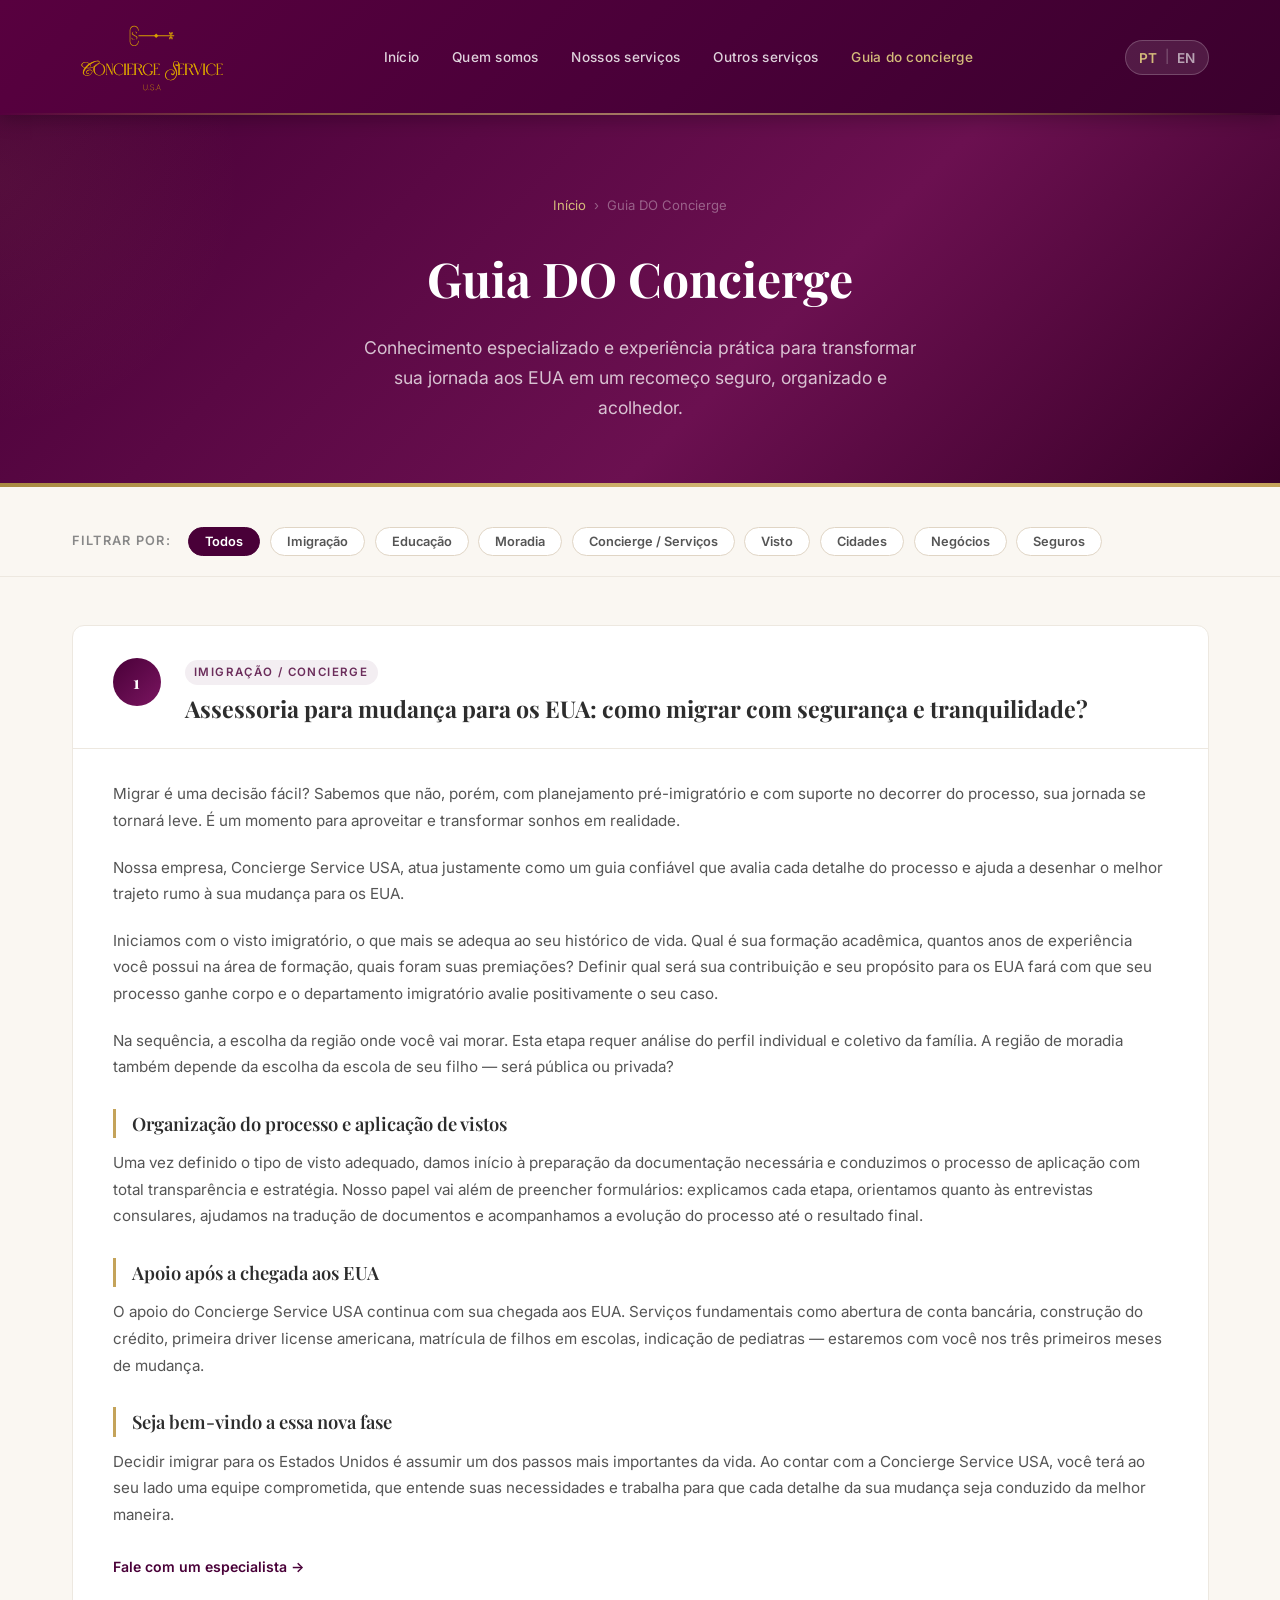
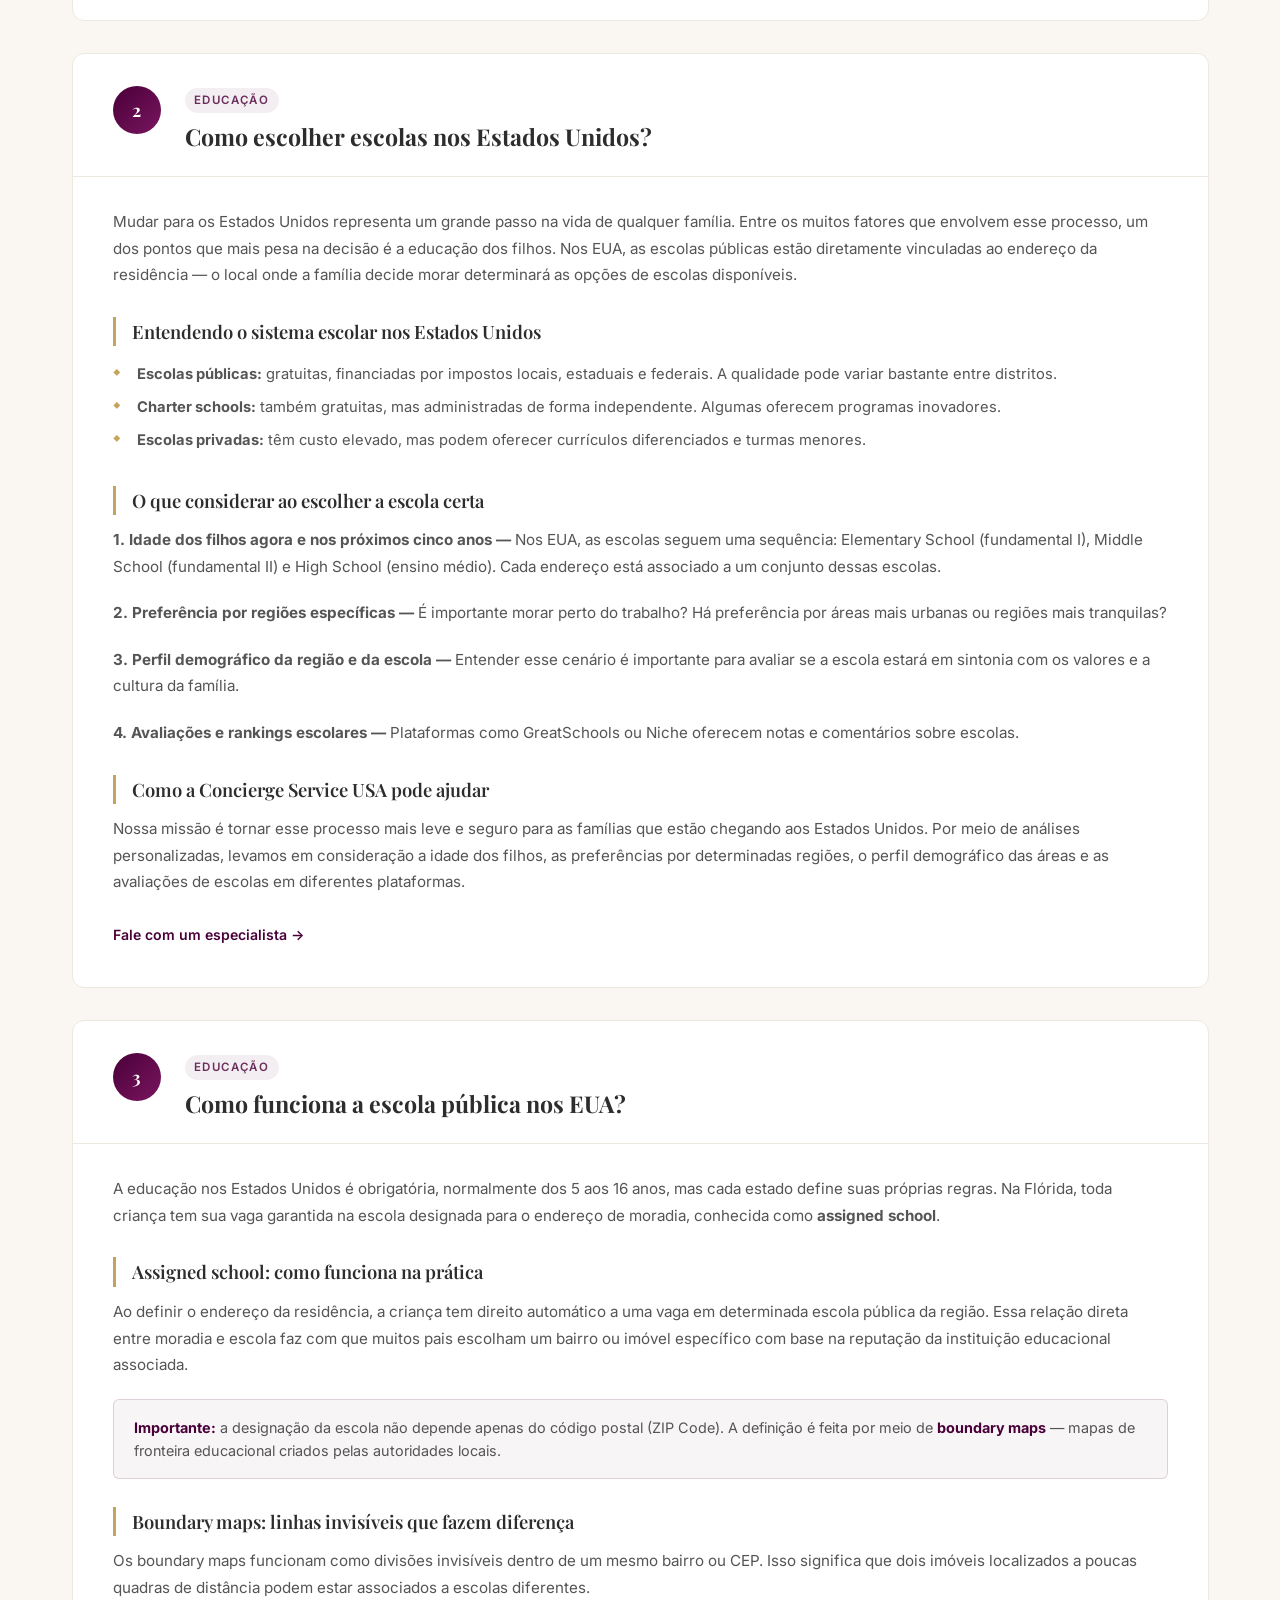
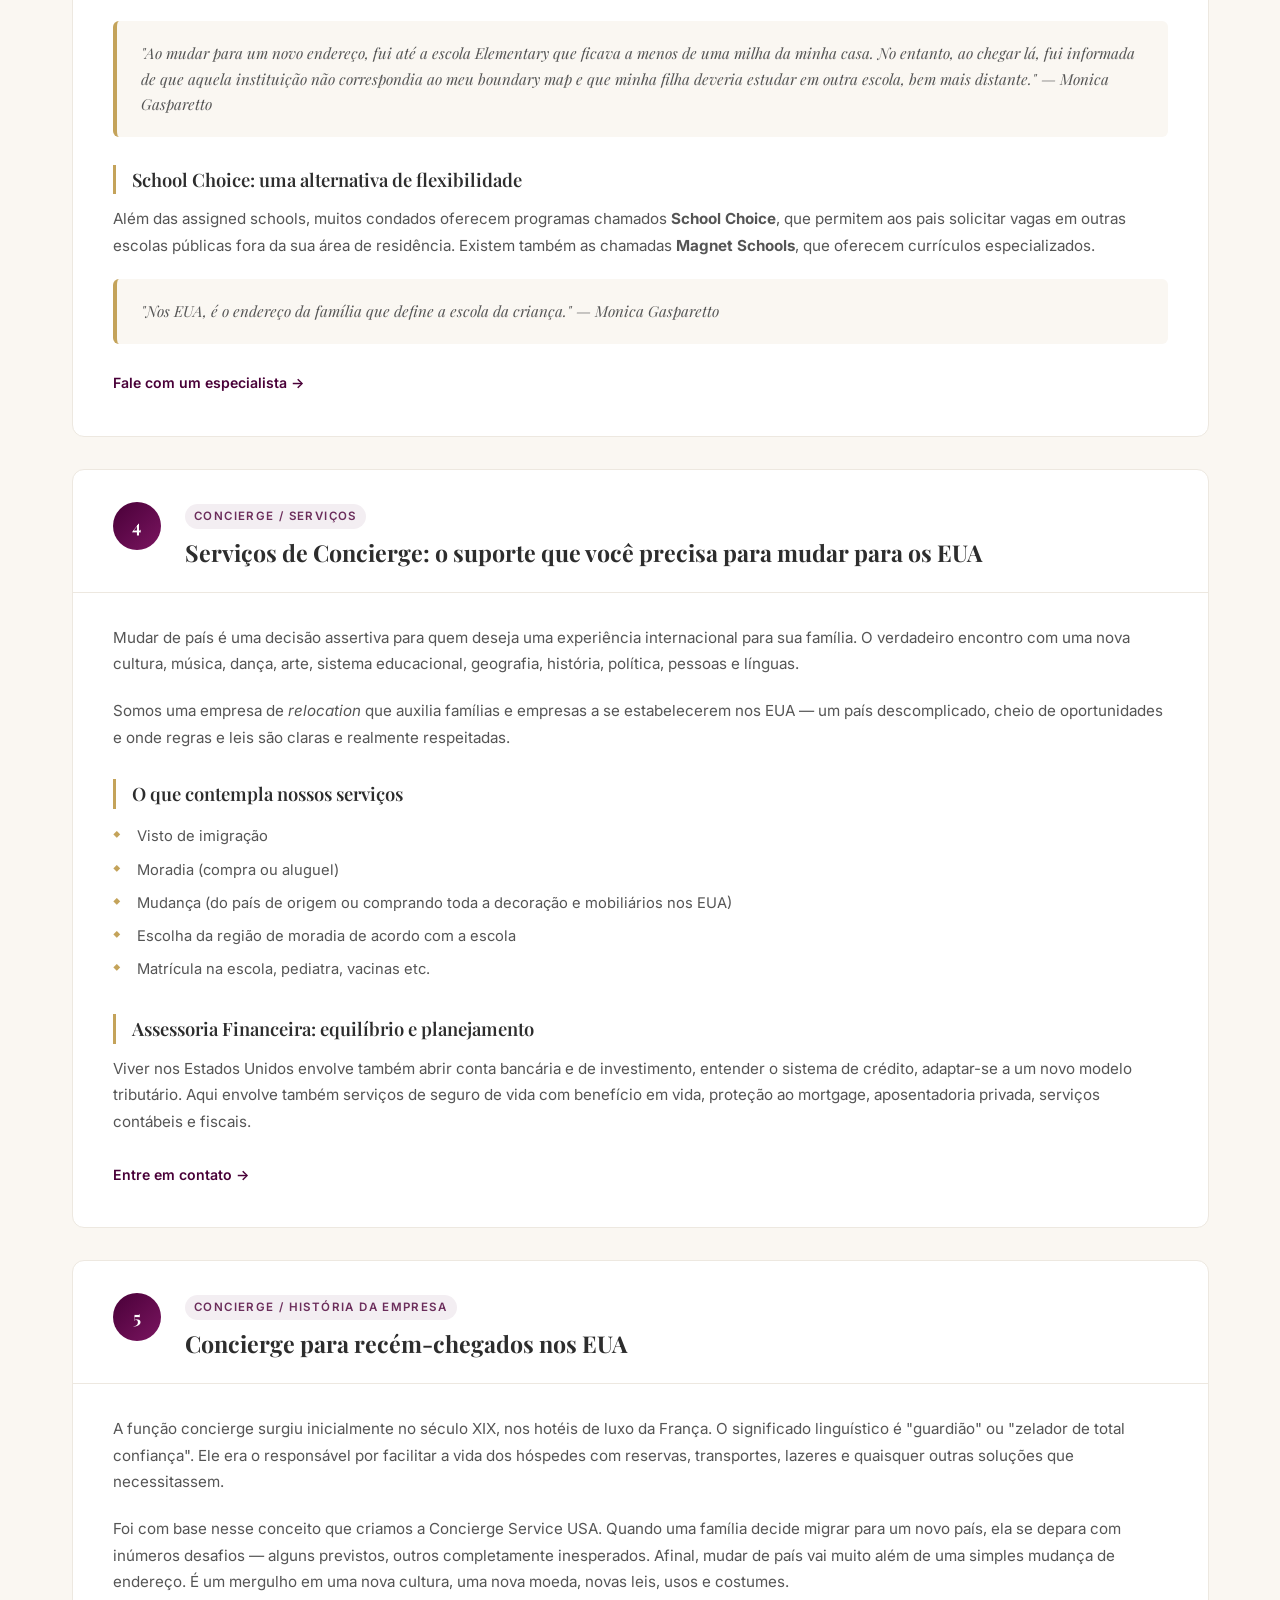
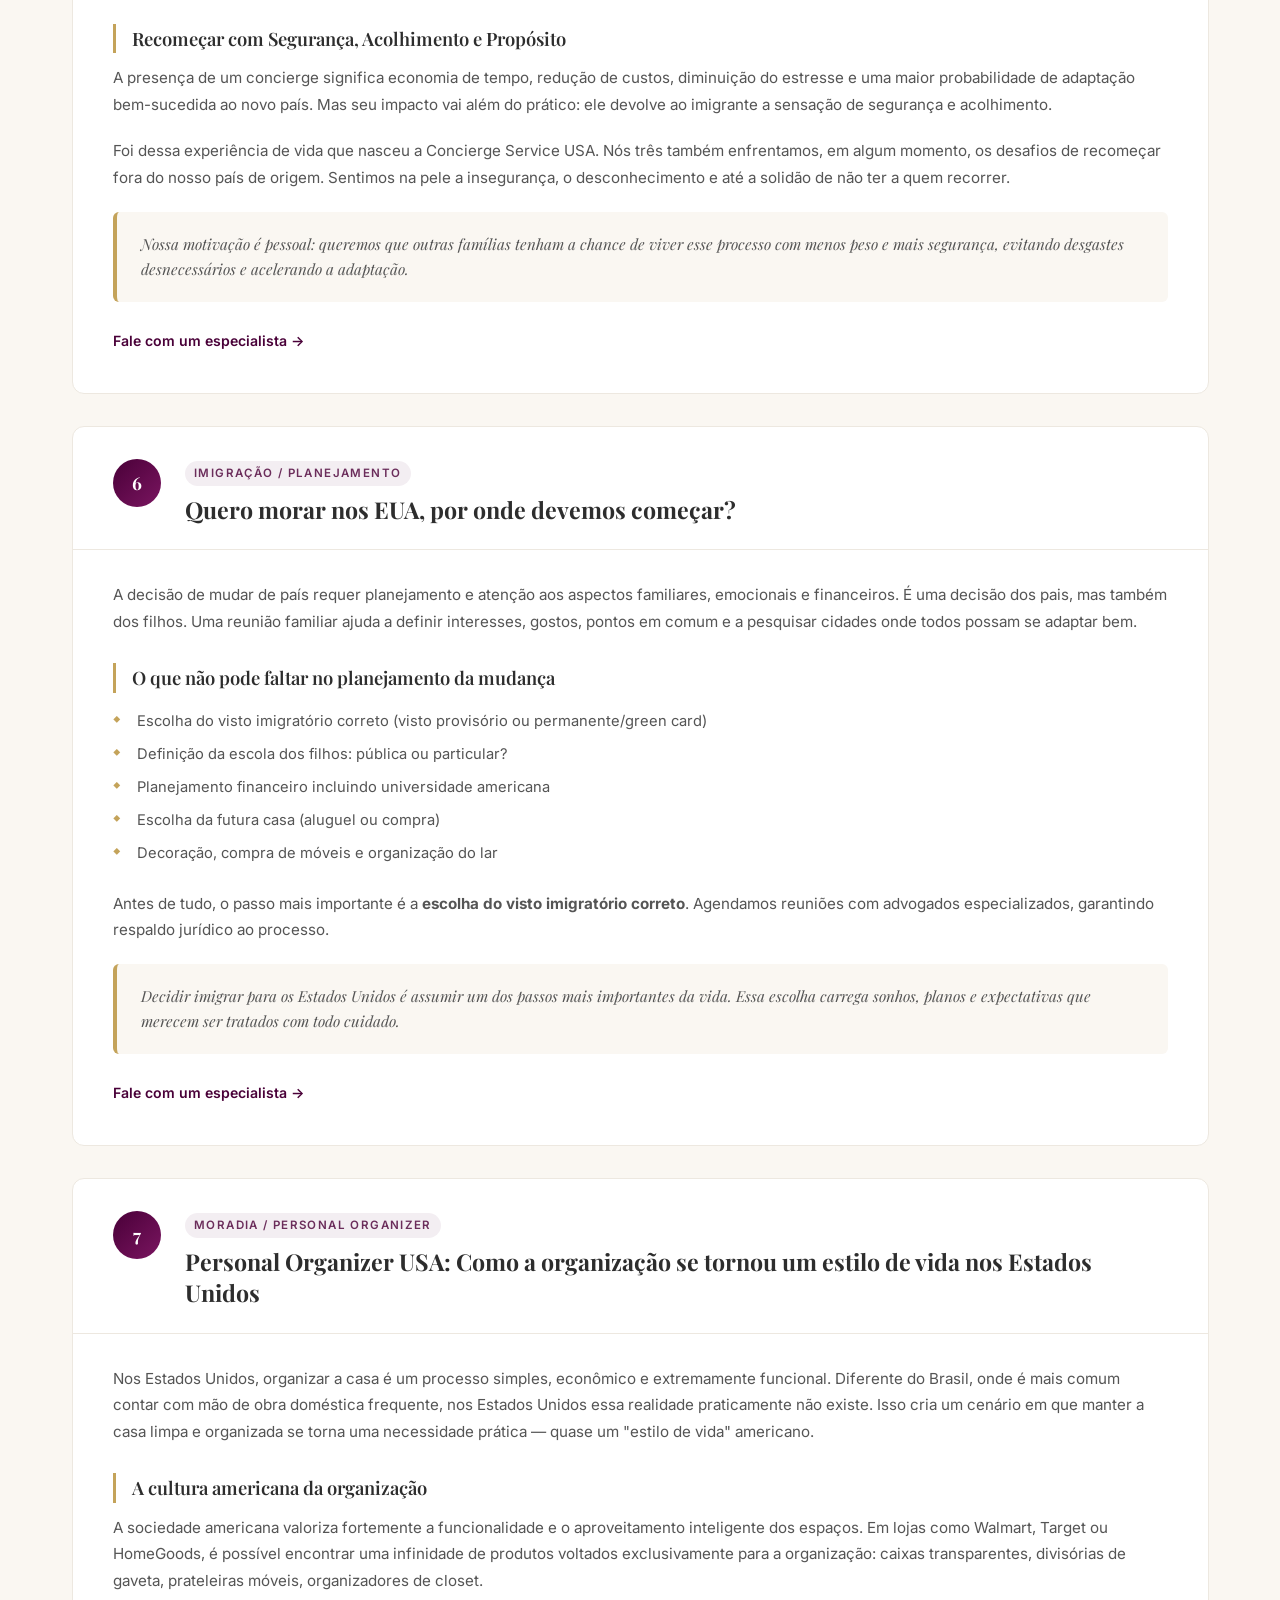
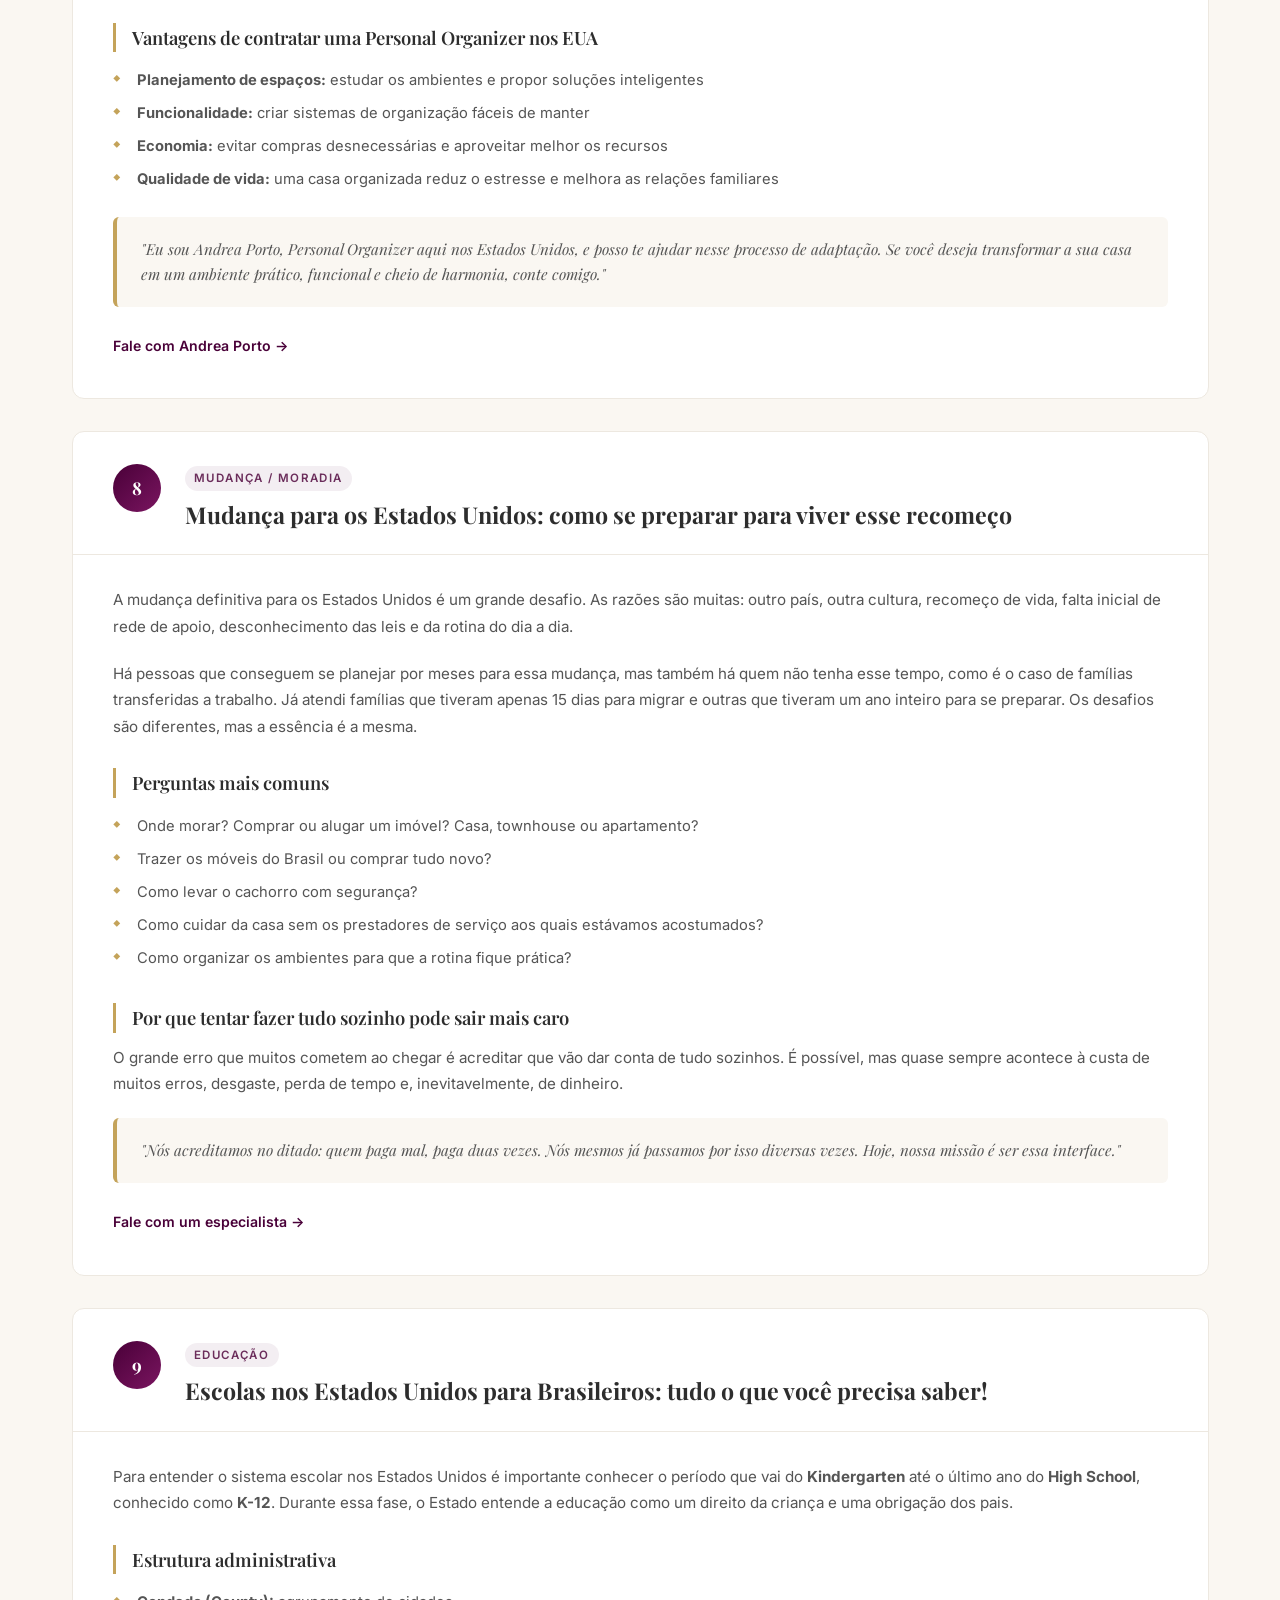
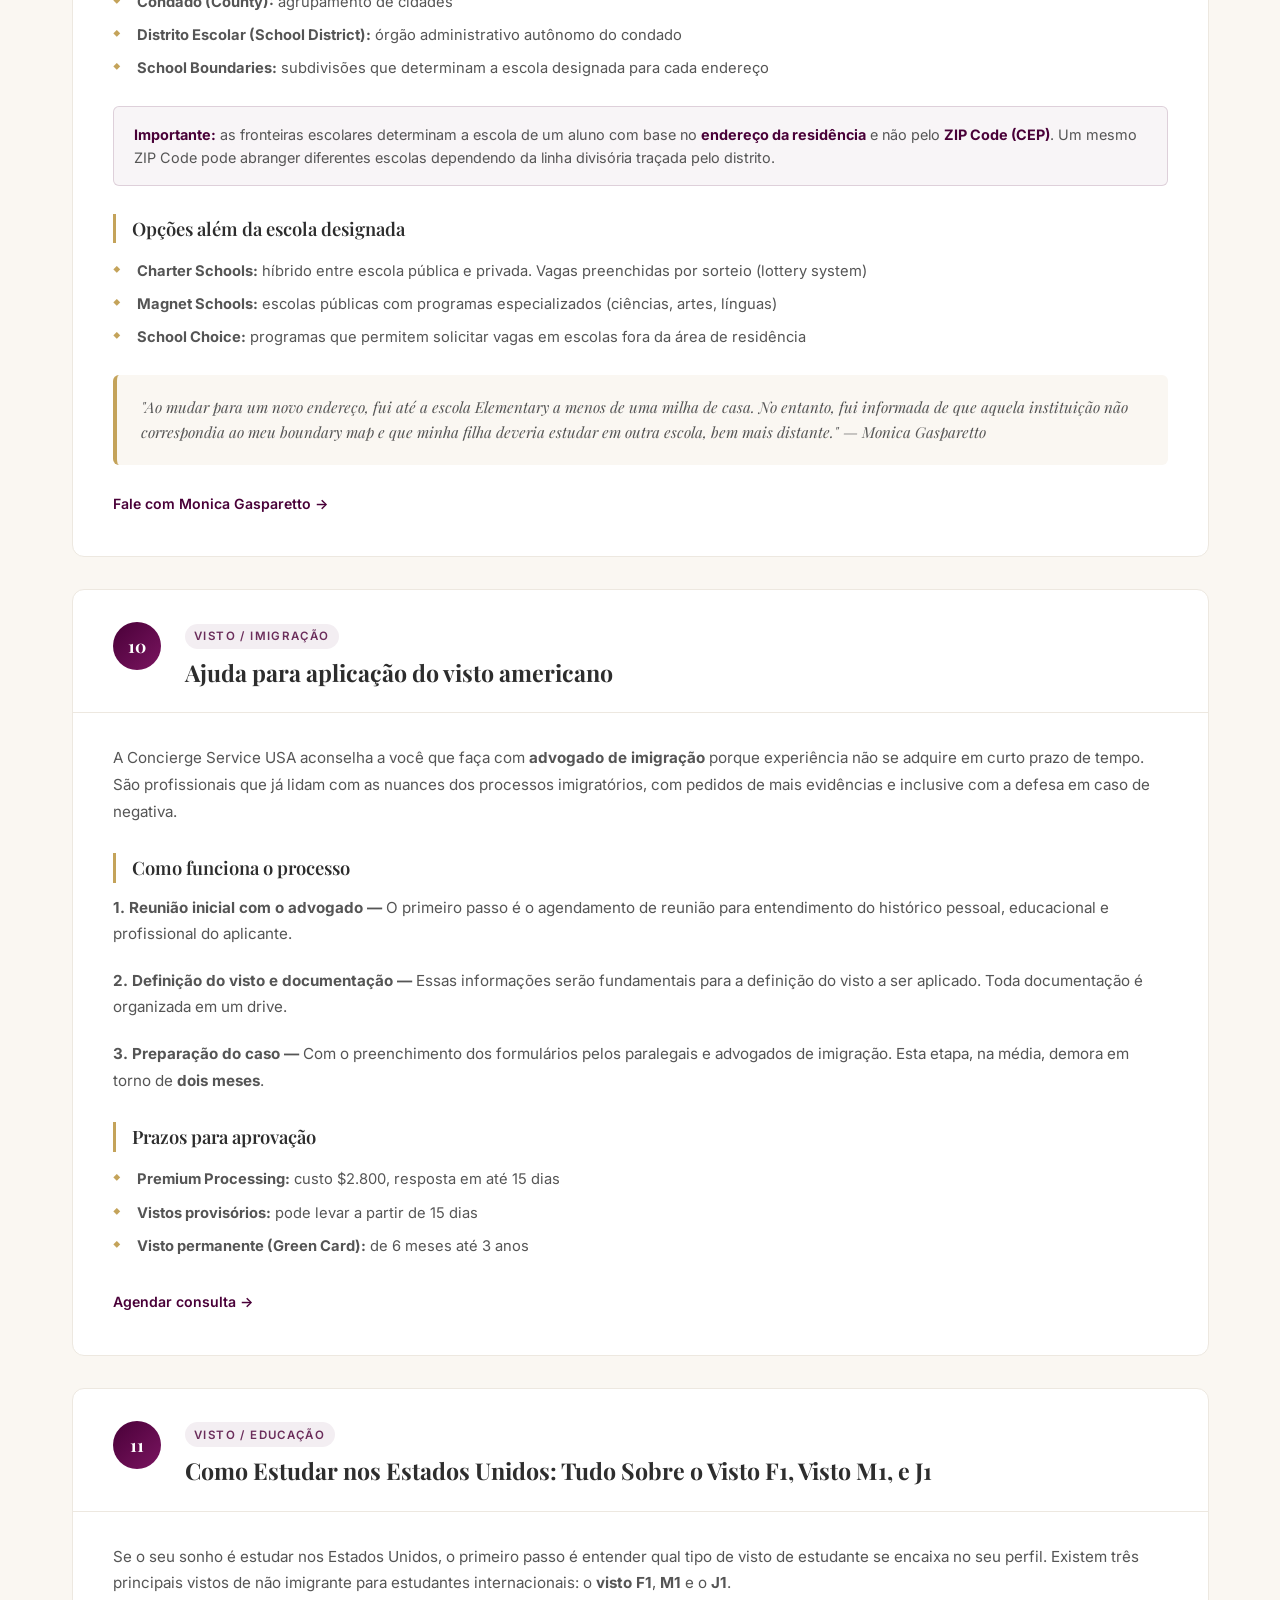
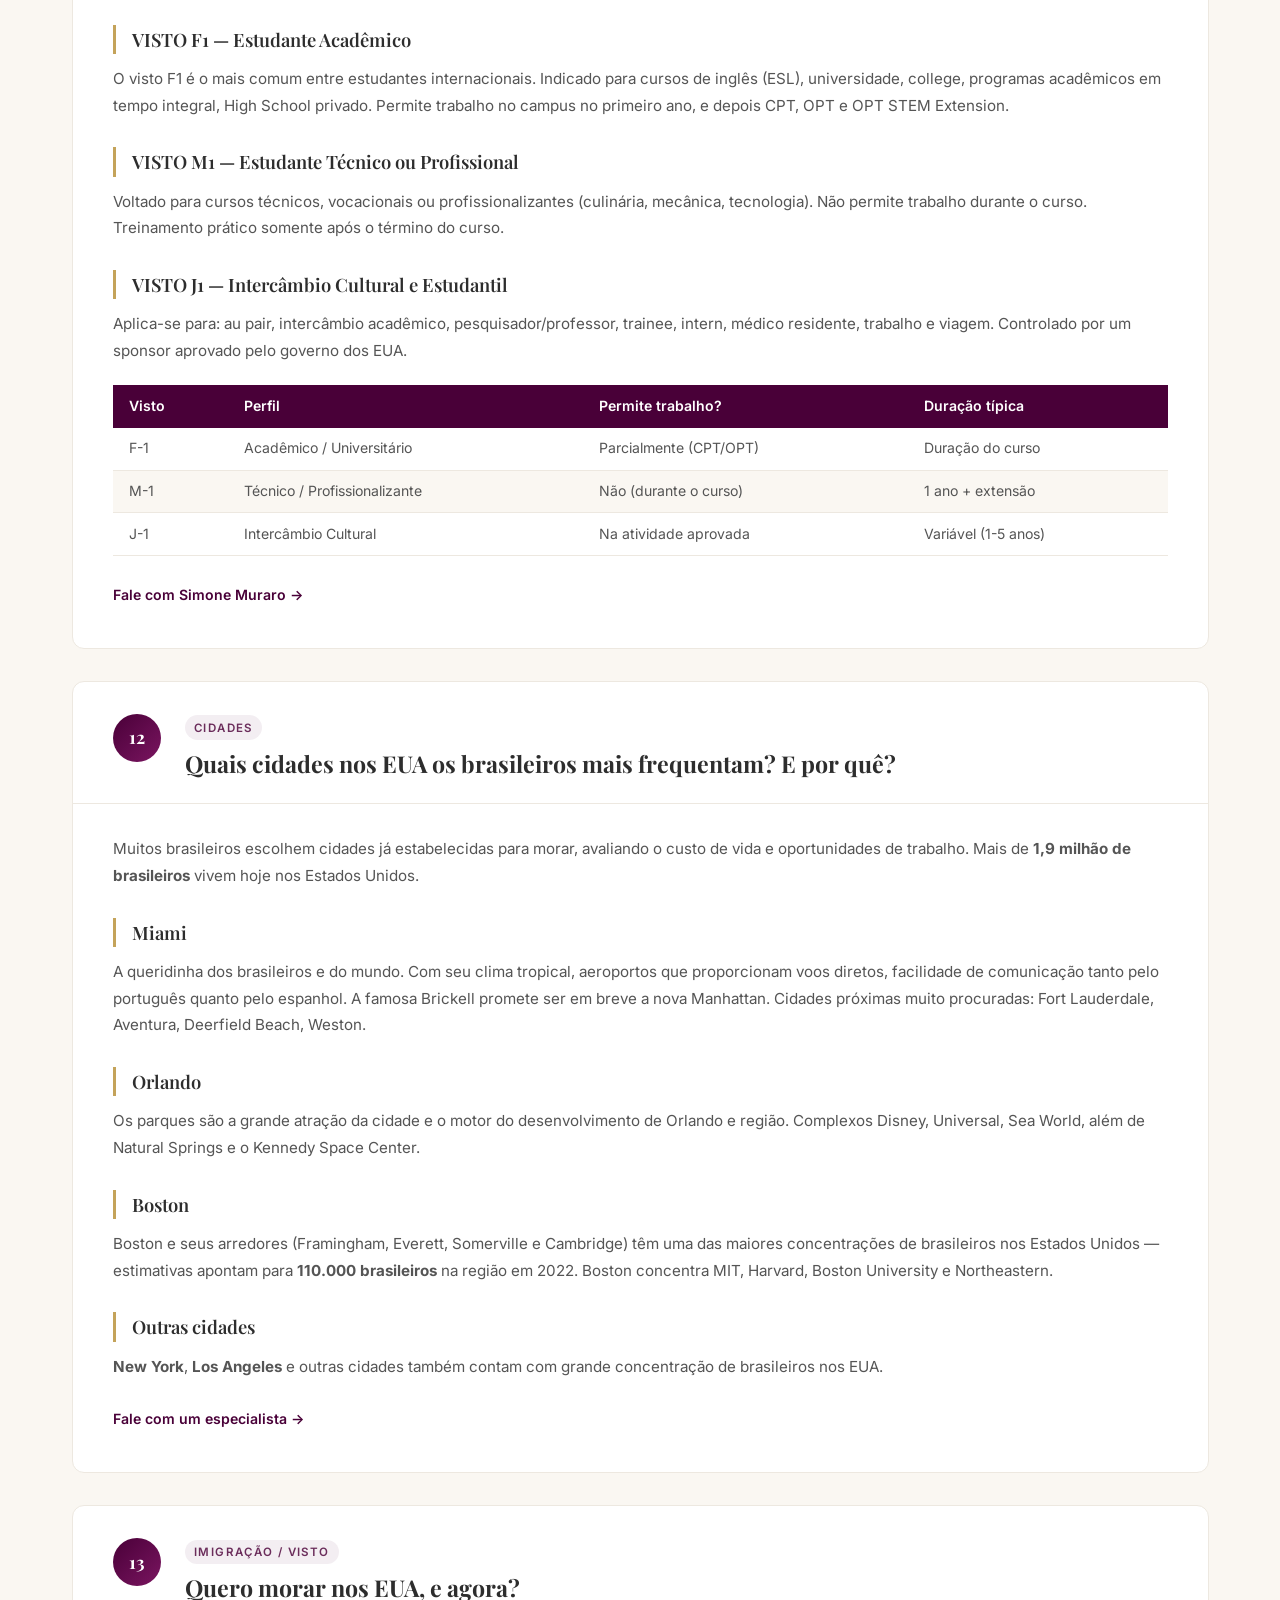
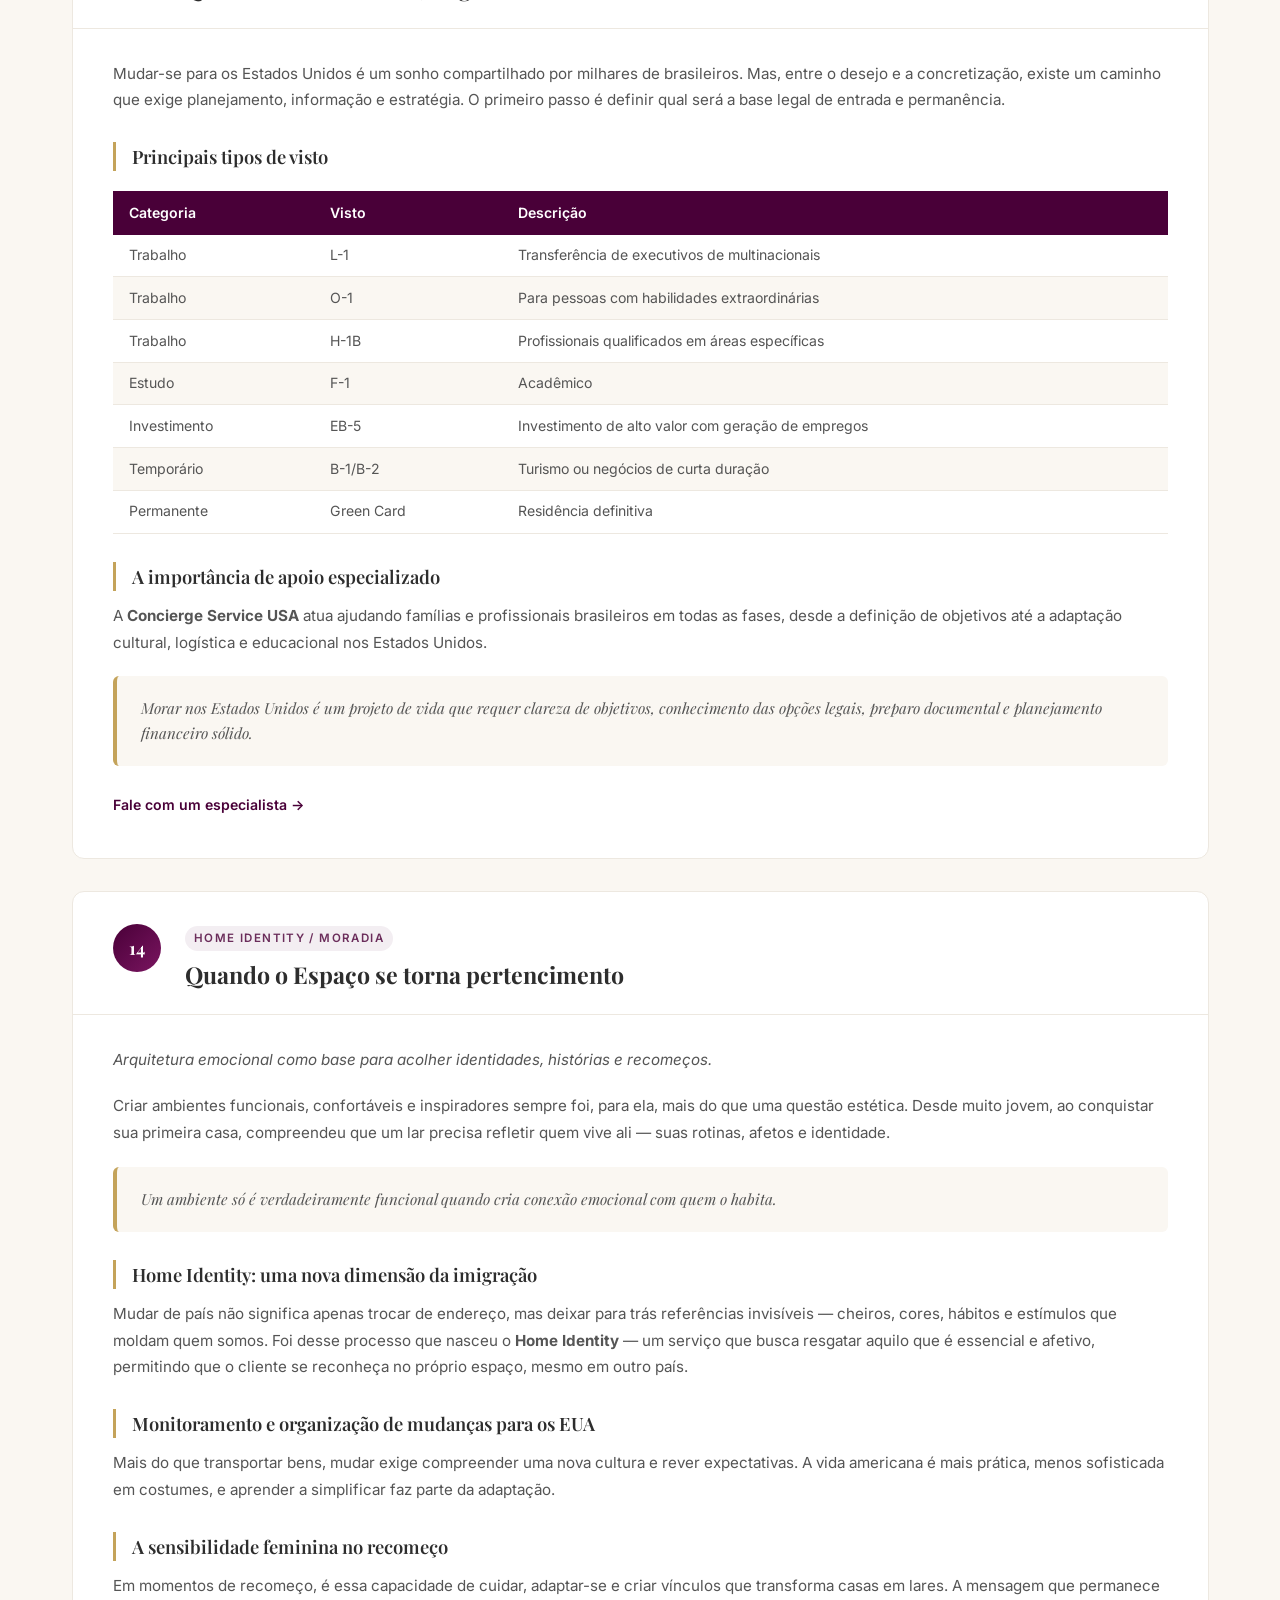
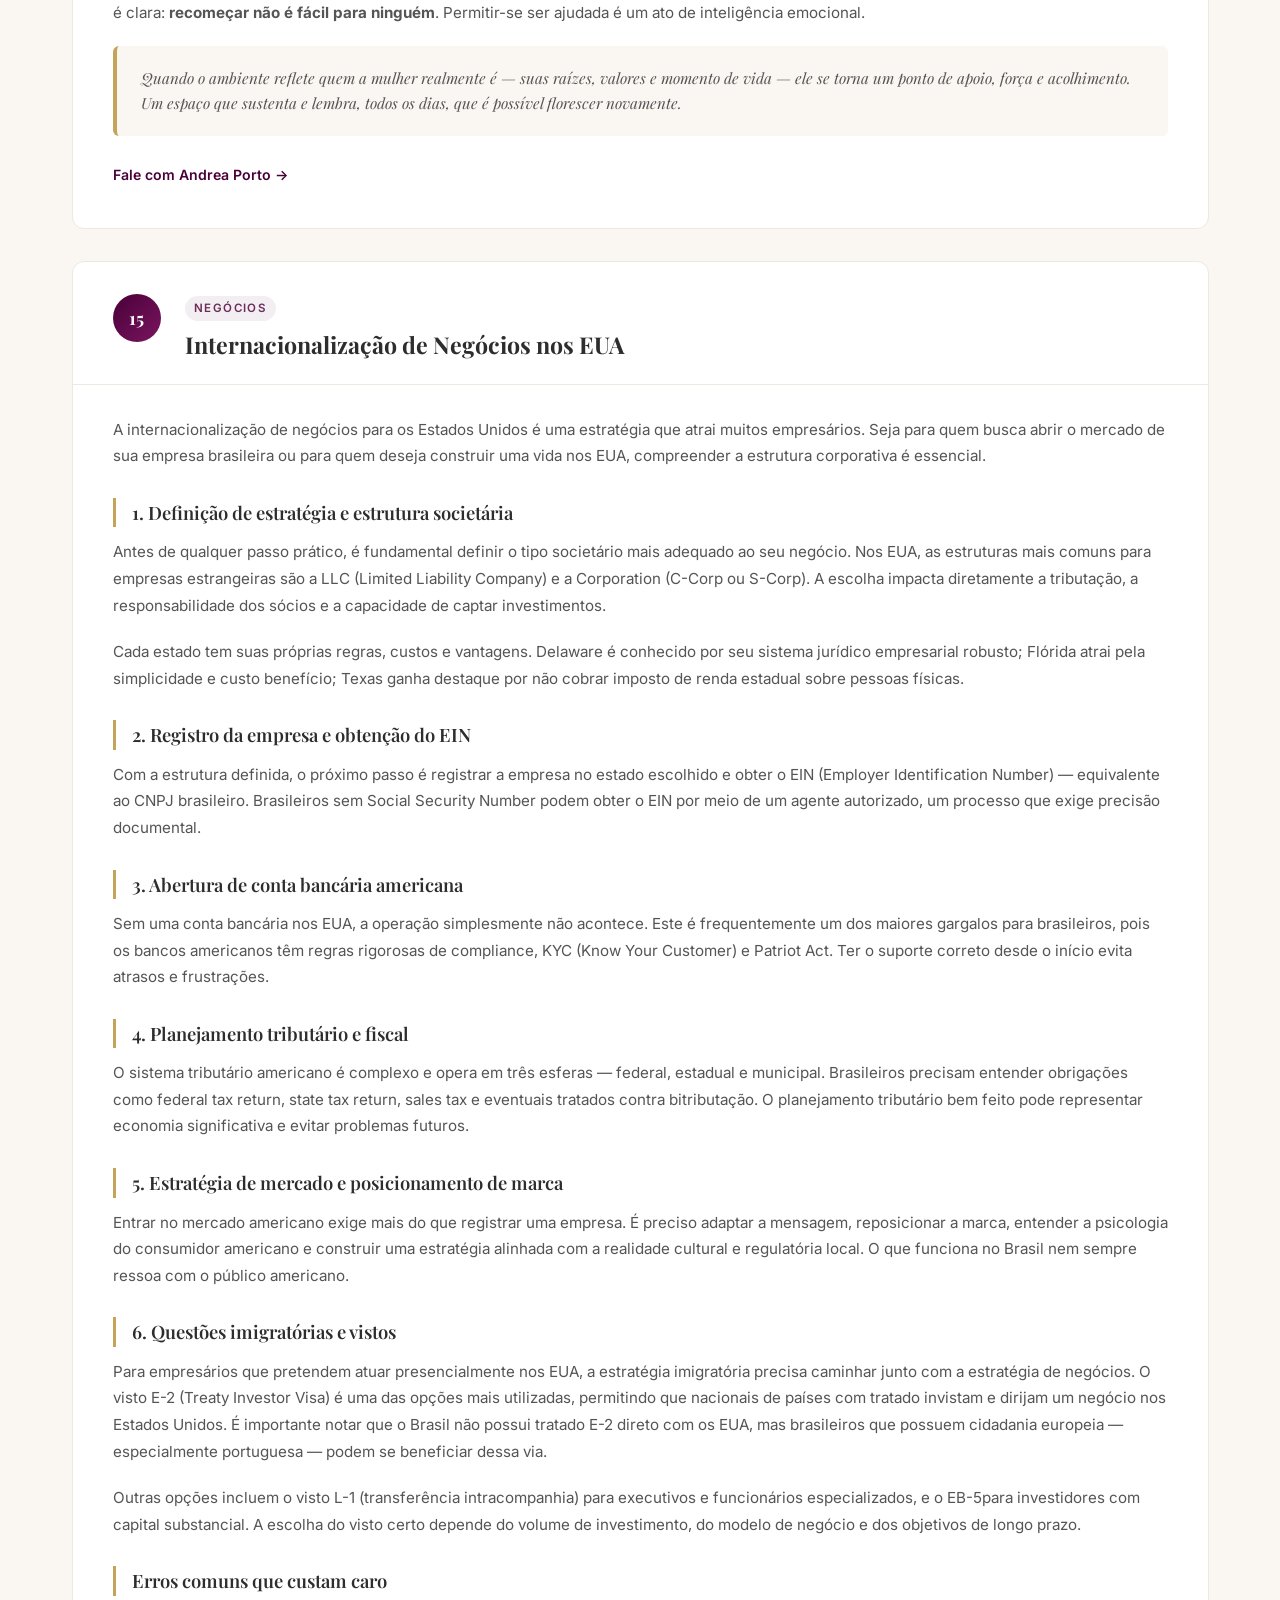
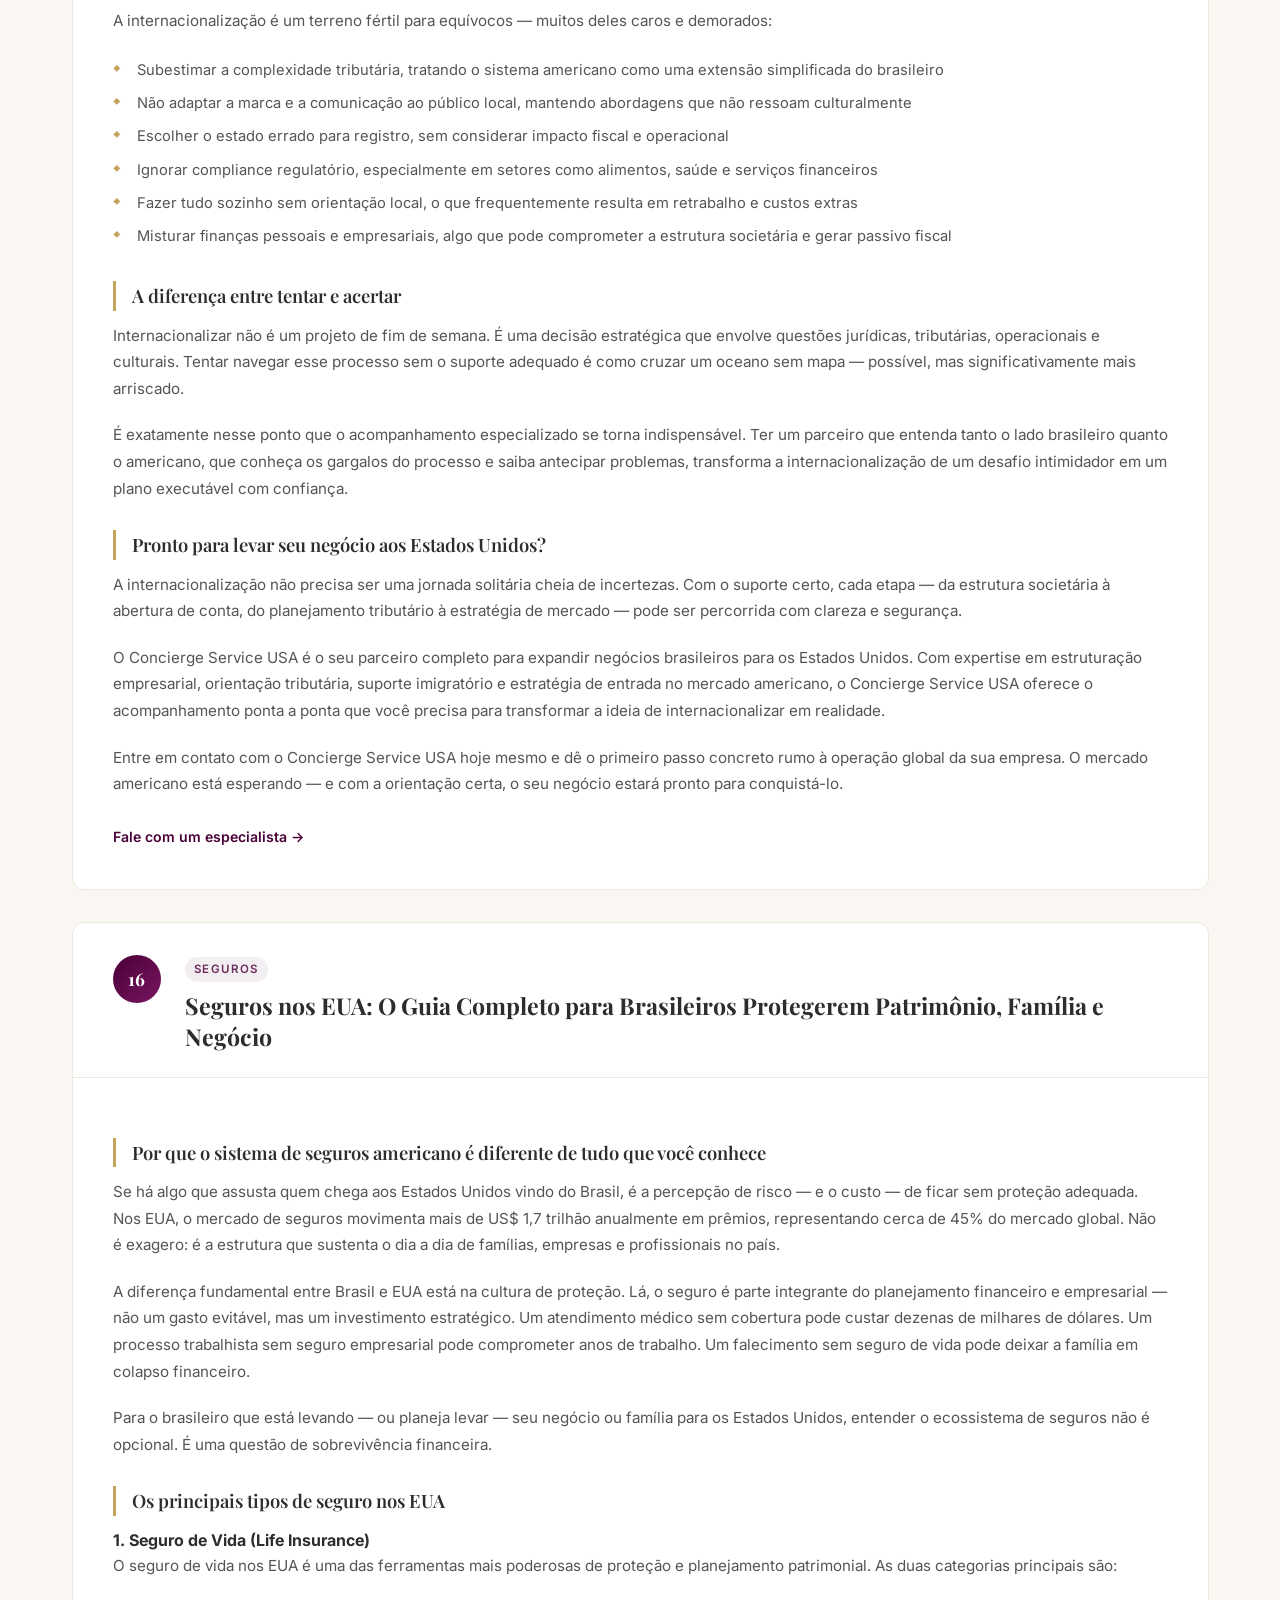
<file: guide.html>
<!DOCTYPE html>
<html lang="pt-BR">

<head>
  <meta charset="UTF-8">
  <meta name="viewport" content="width=device-width, initial-scale=1.0">
  <meta name="description"
    content="Guia do Concierge — Artigos e publicações da Concierge Service USA sobre imigração, educação, moradia e adaptação aos Estados Unidos.">
  <title>Guia DO Concierge | Concierge Service USA</title>
  <link rel="preconnect" href="https://fonts.googleapis.com">
  <link rel="preconnect" href="https://fonts.gstatic.com" crossorigin>
  <link
    href="https://fonts.googleapis.com/css2?family=Playfair+Display:ital,wght@0,400;0,500;0,600;0,700;1,400&family=Inter:wght@300;400;500;600;700&display=swap"
    rel="stylesheet">
  <link rel="stylesheet" href="styles.css">
  <style>
    /* ===== GUIDE PAGE SPECIFIC STYLES ===== */
    .guide-hero {
      background: linear-gradient(135deg, #490038 0%, #6B1050 60%, #3A0029 100%);
      padding: 5rem 0 4rem;
      text-align: center;
      position: relative;
      overflow: hidden;
    }

    .guide-hero::before {
      content: '';
      position: absolute;
      top: -50%;
      left: -20%;
      width: 500px;
      height: 500px;
      border-radius: 50%;
      background: radial-gradient(circle, rgba(196, 163, 90, 0.08) 0%, transparent 70%);
    }

    .guide-hero::after {
      content: '';
      position: absolute;
      bottom: 0;
      left: 0;
      right: 0;
      height: 4px;
      background: linear-gradient(90deg, var(--color-gold-dark), var(--color-gold), var(--color-gold-light), var(--color-gold));
    }

    .guide-hero h1 {
      font-family: var(--font-heading);
      font-size: 3rem;
      font-weight: 700;
      color: #fff;
      margin-bottom: 1rem;
      position: relative;
      z-index: 1;
    }

    .guide-hero p {
      font-size: 1.1rem;
      color: rgba(255, 255, 255, 0.75);
      max-width: 560px;
      margin: 0 auto;
      line-height: 1.7;
      position: relative;
      z-index: 1;
    }

    .guide-hero .breadcrumb {
      display: flex;
      align-items: center;
      justify-content: center;
      gap: 0.5rem;
      margin-bottom: 1.5rem;
      font-size: 0.82rem;
      color: rgba(255, 255, 255, 0.55);
      position: relative;
      z-index: 1;
    }

    .guide-hero .breadcrumb a {
      color: var(--color-gold-light);
    }

    .guide-hero .breadcrumb span {
      color: rgba(255, 255, 255, 0.35);
    }

    /* Filter bar */
    .guide-filters {
      padding: 2.5rem 0 0;
      background: var(--color-bg-light);
      border-bottom: 1px solid var(--color-border-light);
    }

    .guide-filters .container {
      display: flex;
      align-items: center;
      gap: 0.6rem;
      flex-wrap: wrap;
      padding-bottom: 1.25rem;
    }

    .filter-label {
      font-size: 0.8rem;
      font-weight: 600;
      color: var(--color-text-light);
      text-transform: uppercase;
      letter-spacing: 0.1em;
      margin-right: 0.5rem;
    }

    .filter-btn {
      font-size: 0.8rem;
      font-weight: 600;
      padding: 0.4rem 1rem;
      border-radius: 20px;
      border: 1px solid var(--color-border);
      color: var(--color-text-medium);
      background: var(--color-bg-white);
      cursor: pointer;
      transition: var(--transition-fast);
      font-family: var(--font-body);
    }

    .filter-btn:hover,
    .filter-btn.active {
      background: #490038;
      color: #fff;
      border-color: #490038;
    }

    /* Articles layout */
    .guide-content {
      padding: 3rem 0 5rem;
      background: var(--color-bg-light);
    }

    .guide-index {
      display: grid;
      grid-template-columns: 1fr;
      gap: 0;
    }

    /* Empty filter state */
    .guide-empty {
      background: var(--color-bg-white);
      border: 1px solid var(--color-border-light);
      border-radius: var(--radius-md);
      padding: 3rem 2.5rem;
      text-align: center;
      margin-bottom: 2rem;
    }

    .guide-empty p {
      color: var(--color-text-medium);
      margin-bottom: 1.25rem;
    }

    /* Individual article */
    .guide-article {
      background: var(--color-bg-white);
      border: 1px solid var(--color-border-light);
      border-radius: var(--radius-md);
      margin-bottom: 2rem;
      overflow: hidden;
      scroll-margin-top: 2rem;
    }

    .guide-article-header {
      padding: 2rem 2.5rem 1.5rem;
      border-bottom: 1px solid var(--color-border-light);
      display: flex;
      align-items: flex-start;
      gap: 1.5rem;
    }

    .article-number {
      flex-shrink: 0;
      width: 48px;
      height: 48px;
      background: linear-gradient(135deg, #490038, #7A1560);
      color: #fff;
      border-radius: 50%;
      display: flex;
      align-items: center;
      justify-content: center;
      font-family: var(--font-heading);
      font-size: 1.1rem;
      font-weight: 700;
    }

    .article-header-info {
      flex: 1;
    }

    .article-category-tag {
      display: inline-block;
      font-size: 0.72rem;
      font-weight: 600;
      letter-spacing: 0.12em;
      text-transform: uppercase;
      color: var(--color-primary);
      background: rgba(107, 45, 91, 0.08);
      padding: 0.2rem 0.6rem;
      border-radius: 20px;
      margin-bottom: 0.5rem;
    }

    .article-header-info h2 {
      font-family: var(--font-heading);
      font-size: 1.45rem;
      font-weight: 700;
      color: var(--color-text-dark);
      line-height: 1.35;
    }

    .guide-article-body {
      padding: 2rem 2.5rem 2.5rem;
    }

    .guide-article-body p {
      font-size: 0.95rem;
      color: var(--color-text-medium);
      line-height: 1.75;
      margin-bottom: 1.25rem;
    }

    .guide-article-body h3 {
      font-family: var(--font-heading);
      font-size: 1.15rem;
      font-weight: 600;
      color: var(--color-text-dark);
      margin: 1.75rem 0 0.75rem;
      padding-left: 1rem;
      border-left: 3px solid var(--color-gold);
    }

    .guide-article-body ul {
      list-style: none;
      margin: 0 0 1.25rem;
      padding: 0;
    }

    .guide-article-body ul li {
      font-size: 0.92rem;
      color: var(--color-text-medium);
      padding: 0.3rem 0 0.3rem 1.5rem;
      position: relative;
      line-height: 1.6;
    }

    .guide-article-body ul li::before {
      content: '◆';
      position: absolute;
      left: 0;
      color: var(--color-gold);
      font-size: 0.45rem;
      top: 0.55rem;
    }

    .guide-article-body blockquote {
      font-family: var(--font-heading);
      font-style: italic;
      font-size: 0.95rem;
      color: var(--color-text-medium);
      padding: 1.25rem 1.5rem;
      background: var(--color-bg-light);
      border-radius: var(--radius-sm);
      border-left: 4px solid var(--color-gold);
      margin: 1.25rem 0;
      line-height: 1.65;
    }

    .guide-article-body .note-box {
      background: rgba(73, 0, 56, 0.04);
      border: 1px solid rgba(73, 0, 56, 0.15);
      border-radius: var(--radius-sm);
      padding: 1rem 1.25rem;
      margin: 1rem 0;
      font-size: 0.9rem;
      color: var(--color-text-medium);
    }

    .guide-article-body .note-box strong {
      color: #490038;
    }

    /* Visa table */
    .visa-table {
      width: 100%;
      border-collapse: collapse;
      margin: 1.25rem 0;
      font-size: 0.88rem;
    }

    .visa-table th {
      background: #490038;
      color: #fff;
      padding: 0.65rem 1rem;
      text-align: left;
      font-weight: 600;
    }

    .visa-table td {
      padding: 0.6rem 1rem;
      border-bottom: 1px solid var(--color-border-light);
      color: var(--color-text-medium);
    }

    .visa-table tr:nth-child(even) td {
      background: var(--color-bg-light);
    }

    /* Article CTA */
    .article-cta {
      display: inline-flex;
      align-items: center;
      gap: 0.5rem;
      font-size: 0.88rem;
      font-weight: 600;
      color: #490038;
      margin-top: 0.5rem;
      transition: var(--transition-fast);
    }

    .article-cta:hover {
      color: var(--color-gold-dark);
    }

    /* Back to top */
    .guide-back-top {
      text-align: center;
      padding: 1.5rem 0 0;
    }

    .guide-back-top a {
      font-size: 0.85rem;
      color: var(--color-text-light);
      display: inline-flex;
      align-items: center;
      gap: 0.4rem;
      transition: var(--transition-fast);
    }

    .guide-back-top a:hover {
      color: #490038;
    }

    @media (max-width: 768px) {
      .guide-hero h1 {
        font-size: 2rem;
      }

      .guide-article-header {
        flex-direction: column;
        gap: 1rem;
        padding: 1.5rem;
      }

      .guide-article-body {
        padding: 1.5rem;
      }

      .guide-filters .container {
        padding-bottom: 1rem;
      }
    }
  </style>
</head>

<body>

  <header class="header" id="top">
    <div class="container header-inner">
      <a href="index.html" class="logo" aria-label="Concierge Service USA — Página Inicial">
        <img class="logo-image" src="image/logo_dourado.svg" alt="Concierge Service USA" loading="eager">
      </a>
      <nav class="main-nav" aria-label="Navegação principal">
        <a href="index.html#inicio" class="nav-link">Início</a>
        <a href="quem-somos.html" class="nav-link">Quem somos</a>
        <a href="index.html#equipe" class="nav-link">Nossos serviços</a>
        <a href="outros-servicos.html" class="nav-link">Outros serviços</a>
        <a href="guide.html" class="nav-link" style="color:var(--color-gold-light);">Guia do concierge</a>
      </nav>
      <button class="mobile-menu-btn" aria-label="Abrir menu">
        <svg width="24" height="24" viewBox="0 0 24 24" fill="none" stroke="currentColor" stroke-width="2"
          stroke-linecap="round" stroke-linejoin="round">
          <line x1="3" y1="12" x2="21" y2="12"></line>
          <line x1="3" y1="6" x2="21" y2="6"></line>
          <line x1="3" y1="18" x2="21" y2="18"></line>
        </svg>
      </button>
      <div class="lang-switch">
        <button class="lang-btn active" data-lang="pt">PT</button>
        <span class="lang-divider">|</span>
        <button class="lang-btn" data-lang="en">EN</button>
      </div>
    </div>
  </header>

  <main>

    <!-- GUIDE HERO -->
    <div class="guide-hero">
      <div class="container">
        <div class="breadcrumb">
          <a href="index.html">Início</a>
          <span>›</span>
          <span>Guia DO Concierge</span>
        </div>
        <h1>Guia DO Concierge</h1>
        <p>Conhecimento especializado e experiência prática para transformar sua jornada aos EUA em um recomeço seguro,
          organizado e acolhedor.</p>
      </div>
    </div>

    <!-- FILTER BAR -->
    <div class="guide-filters">
      <div class="container">
        <span class="filter-label">Filtrar por:</span>
        <button class="filter-btn active" data-filter="all">Todos</button>
        <button class="filter-btn" data-filter="imigracao">Imigração</button>
        <button class="filter-btn" data-filter="educacao">Educação</button>
        <button class="filter-btn" data-filter="moradia">Moradia</button>
        <button class="filter-btn" data-filter="concierge">Concierge / Serviços</button>
        <button class="filter-btn" data-filter="visto">Visto</button>
        <button class="filter-btn" data-filter="cidades">Cidades</button>
        <button class="filter-btn" data-filter="negocios">Negócios</button>
        <button class="filter-btn" data-filter="seguros">Seguros</button>
      </div>
    </div>

    <!-- ARTICLES -->
    <div class="guide-content">
      <div class="container">
        <div class="guide-index">

          <!-- POST 1 -->
          <article class="guide-article" id="post-1" data-category="imigracao concierge">
            <div class="guide-article-header">
              <div class="article-number">1</div>
              <div class="article-header-info">
                <span class="article-category-tag">Imigração / Concierge</span>
                <h2>Assessoria para mudança para os EUA: como migrar com segurança e tranquilidade?</h2>
              </div>
            </div>
            <div class="guide-article-body">
              <p>Migrar é uma decisão fácil? Sabemos que não, porém, com planejamento pré-imigratório e com suporte no
                decorrer do processo, sua jornada se tornará leve. É um momento para aproveitar e transformar sonhos em
                realidade.</p>
              <p>Nossa empresa, Concierge Service USA, atua justamente como um guia confiável que avalia cada detalhe do
                processo e ajuda a desenhar o melhor trajeto rumo à sua mudança para os EUA.</p>
              <p>Iniciamos com o visto imigratório, o que mais se adequa ao seu histórico de vida. Qual é sua formação
                acadêmica, quantos anos de experiência você possui na área de formação, quais foram suas premiações?
                Definir qual será sua contribuição e seu propósito para os EUA fará com que seu processo ganhe corpo e o
                departamento imigratório avalie positivamente o seu caso.</p>
              <p>Na sequência, a escolha da região onde você vai morar. Esta etapa requer análise do perfil individual e
                coletivo da família. A região de moradia também depende da escolha da escola de seu filho — será pública
                ou privada?</p>
              <h3>Organização do processo e aplicação de vistos</h3>
              <p>Uma vez definido o tipo de visto adequado, damos início à preparação da documentação necessária e
                conduzimos o processo de aplicação com total transparência e estratégia. Nosso papel vai além de
                preencher formulários: explicamos cada etapa, orientamos quanto às entrevistas consulares, ajudamos na
                tradução de documentos e acompanhamos a evolução do processo até o resultado final.</p>
              <h3>Apoio após a chegada aos EUA</h3>
              <p>O apoio do Concierge Service USA continua com sua chegada aos EUA. Serviços fundamentais como abertura
                de conta bancária, construção do crédito, primeira driver license americana, matrícula de filhos em
                escolas, indicação de pediatras — estaremos com você nos três primeiros meses de mudança.</p>
              <h3>Seja bem-vindo a essa nova fase</h3>
              <p>Decidir imigrar para os Estados Unidos é assumir um dos passos mais importantes da vida. Ao contar com
                a Concierge Service USA, você terá ao seu lado uma equipe comprometida, que entende suas necessidades e
                trabalha para que cada detalhe da sua mudança seja conduzido da melhor maneira.</p>
              <a href="index.html#contato" class="article-cta">Fale com um especialista →</a>
            </div>
          </article>

          <!-- POST 2 -->
          <article class="guide-article" id="post-2" data-category="educacao">
            <div class="guide-article-header">
              <div class="article-number">2</div>
              <div class="article-header-info">
                <span class="article-category-tag">Educação</span>
                <h2>Como escolher escolas nos Estados Unidos?</h2>
              </div>
            </div>
            <div class="guide-article-body">
              <p>Mudar para os Estados Unidos representa um grande passo na vida de qualquer família. Entre os muitos
                fatores que envolvem esse processo, um dos pontos que mais pesa na decisão é a educação dos filhos. Nos
                EUA, as escolas públicas estão diretamente vinculadas ao endereço da residência — o local onde a família
                decide morar determinará as opções de escolas disponíveis.</p>
              <h3>Entendendo o sistema escolar nos Estados Unidos</h3>
              <ul>
                <li><strong>Escolas públicas:</strong> gratuitas, financiadas por impostos locais, estaduais e federais.
                  A qualidade pode variar bastante entre distritos.</li>
                <li><strong>Charter schools:</strong> também gratuitas, mas administradas de forma independente. Algumas
                  oferecem programas inovadores.</li>
                <li><strong>Escolas privadas:</strong> têm custo elevado, mas podem oferecer currículos diferenciados e
                  turmas menores.</li>
              </ul>
              <h3>O que considerar ao escolher a escola certa</h3>
              <p><strong>1. Idade dos filhos agora e nos próximos cinco anos —</strong> Nos EUA, as escolas seguem uma
                sequência: Elementary School (fundamental I), Middle School (fundamental II) e High School (ensino
                médio). Cada endereço está associado a um conjunto dessas escolas.</p>
              <p><strong>2. Preferência por regiões específicas —</strong> É importante morar perto do trabalho? Há
                preferência por áreas mais urbanas ou regiões mais tranquilas?</p>
              <p><strong>3. Perfil demográfico da região e da escola —</strong> Entender esse cenário é importante para
                avaliar se a escola estará em sintonia com os valores e a cultura da família.</p>
              <p><strong>4. Avaliações e rankings escolares —</strong> Plataformas como GreatSchools ou Niche oferecem
                notas e comentários sobre escolas.</p>
              <h3>Como a Concierge Service USA pode ajudar</h3>
              <p>Nossa missão é tornar esse processo mais leve e seguro para as famílias que estão chegando aos Estados
                Unidos. Por meio de análises personalizadas, levamos em consideração a idade dos filhos, as preferências
                por determinadas regiões, o perfil demográfico das áreas e as avaliações de escolas em diferentes
                plataformas.</p>
              <a href="index.html#contato" class="article-cta">Fale com um especialista →</a>
            </div>
          </article>

          <!-- POST 3 -->
          <article class="guide-article" id="post-3" data-category="educacao">
            <div class="guide-article-header">
              <div class="article-number">3</div>
              <div class="article-header-info">
                <span class="article-category-tag">Educação</span>
                <h2>Como funciona a escola pública nos EUA?</h2>
              </div>
            </div>
            <div class="guide-article-body">
              <p>A educação nos Estados Unidos é obrigatória, normalmente dos 5 aos 16 anos, mas cada estado define suas
                próprias regras. Na Flórida, toda criança tem sua vaga garantida na escola designada para o endereço de
                moradia, conhecida como <strong>assigned school</strong>.</p>
              <h3>Assigned school: como funciona na prática</h3>
              <p>Ao definir o endereço da residência, a criança tem direito automático a uma vaga em determinada escola
                pública da região. Essa relação direta entre moradia e escola faz com que muitos pais escolham um bairro
                ou imóvel específico com base na reputação da instituição educacional associada.</p>
              <div class="note-box"><strong>Importante:</strong> a designação da escola não depende apenas do código
                postal (ZIP Code). A definição é feita por meio de <strong>boundary maps</strong> — mapas de fronteira
                educacional criados pelas autoridades locais.</div>
              <h3>Boundary maps: linhas invisíveis que fazem diferença</h3>
              <p>Os boundary maps funcionam como divisões invisíveis dentro de um mesmo bairro ou CEP. Isso significa
                que dois imóveis localizados a poucas quadras de distância podem estar associados a escolas diferentes.
              </p>
              <blockquote>"Ao mudar para um novo endereço, fui até a escola Elementary que ficava a menos de uma milha
                da minha casa. No entanto, ao chegar lá, fui informada de que aquela instituição não correspondia ao meu
                boundary map e que minha filha deveria estudar em outra escola, bem mais distante." — Monica Gasparetto
              </blockquote>
              <h3>School Choice: uma alternativa de flexibilidade</h3>
              <p>Além das assigned schools, muitos condados oferecem programas chamados <strong>School Choice</strong>,
                que permitem aos pais solicitar vagas em outras escolas públicas fora da sua área de residência. Existem
                também as chamadas <strong>Magnet Schools</strong>, que oferecem currículos especializados.</p>
              <blockquote>"Nos EUA, é o endereço da família que define a escola da criança." — Monica Gasparetto
              </blockquote>
              <a href="index.html#contato" class="article-cta">Fale com um especialista →</a>
            </div>
          </article>

          <!-- POST 4 -->
          <article class="guide-article" id="post-4" data-category="concierge">
            <div class="guide-article-header">
              <div class="article-number">4</div>
              <div class="article-header-info">
                <span class="article-category-tag">Concierge / Serviços</span>
                <h2>Serviços de Concierge: o suporte que você precisa para mudar para os EUA</h2>
              </div>
            </div>
            <div class="guide-article-body">
              <p>Mudar de país é uma decisão assertiva para quem deseja uma experiência internacional para sua família.
                O verdadeiro encontro com uma nova cultura, música, dança, arte, sistema educacional, geografia,
                história, política, pessoas e línguas.</p>
              <p>Somos uma empresa de <em>relocation</em> que auxilia famílias e empresas a se estabelecerem nos EUA —
                um país descomplicado, cheio de oportunidades e onde regras e leis são claras e realmente respeitadas.
              </p>
              <h3>O que contempla nossos serviços</h3>
              <ul>
                <li>Visto de imigração</li>
                <li>Moradia (compra ou aluguel)</li>
                <li>Mudança (do país de origem ou comprando toda a decoração e mobiliários nos EUA)</li>
                <li>Escolha da região de moradia de acordo com a escola</li>
                <li>Matrícula na escola, pediatra, vacinas etc.</li>
              </ul>
              <h3>Assessoria Financeira: equilíbrio e planejamento</h3>
              <p>Viver nos Estados Unidos envolve também abrir conta bancária e de investimento, entender o sistema de
                crédito, adaptar-se a um novo modelo tributário. Aqui envolve também serviços de seguro de vida com
                benefício em vida, proteção ao mortgage, aposentadoria privada, serviços contábeis e fiscais.</p>
              <a href="index.html#contato" class="article-cta">Entre em contato →</a>
            </div>
          </article>

          <!-- POST 5 -->
          <article class="guide-article" id="post-5" data-category="concierge">
            <div class="guide-article-header">
              <div class="article-number">5</div>
              <div class="article-header-info">
                <span class="article-category-tag">Concierge / História da Empresa</span>
                <h2>Concierge para recém-chegados nos EUA</h2>
              </div>
            </div>
            <div class="guide-article-body">
              <p>A função concierge surgiu inicialmente no século XIX, nos hotéis de luxo da França. O significado
                linguístico é "guardião" ou "zelador de total confiança". Ele era o responsável por facilitar a vida dos
                hóspedes com reservas, transportes, lazeres e quaisquer outras soluções que necessitassem.</p>
              <p>Foi com base nesse conceito que criamos a Concierge Service USA. Quando uma família decide migrar para
                um novo país, ela se depara com inúmeros desafios — alguns previstos, outros completamente inesperados.
                Afinal, mudar de país vai muito além de uma simples mudança de endereço. É um mergulho em uma nova
                cultura, uma nova moeda, novas leis, usos e costumes.</p>
              <h3>Recomeçar com Segurança, Acolhimento e Propósito</h3>
              <p>A presença de um concierge significa economia de tempo, redução de custos, diminuição do estresse e uma
                maior probabilidade de adaptação bem-sucedida ao novo país. Mas seu impacto vai além do prático: ele
                devolve ao imigrante a sensação de segurança e acolhimento.</p>
              <p>Foi dessa experiência de vida que nasceu a Concierge Service USA. Nós três também enfrentamos, em algum
                momento, os desafios de recomeçar fora do nosso país de origem. Sentimos na pele a insegurança, o
                desconhecimento e até a solidão de não ter a quem recorrer.</p>
              <blockquote>Nossa motivação é pessoal: queremos que outras famílias tenham a chance de viver esse processo
                com menos peso e mais segurança, evitando desgastes desnecessários e acelerando a adaptação.
              </blockquote>
              <a href="index.html#contato" class="article-cta">Fale com um especialista →</a>
            </div>
          </article>

          <!-- POST 6 -->
          <article class="guide-article" id="post-6" data-category="imigracao">
            <div class="guide-article-header">
              <div class="article-number">6</div>
              <div class="article-header-info">
                <span class="article-category-tag">Imigração / Planejamento</span>
                <h2>Quero morar nos EUA, por onde devemos começar?</h2>
              </div>
            </div>
            <div class="guide-article-body">
              <p>A decisão de mudar de país requer planejamento e atenção aos aspectos familiares, emocionais e
                financeiros. É uma decisão dos pais, mas também dos filhos. Uma reunião familiar ajuda a definir
                interesses, gostos, pontos em comum e a pesquisar cidades onde todos possam se adaptar bem.</p>
              <h3>O que não pode faltar no planejamento da mudança</h3>
              <ul>
                <li>Escolha do visto imigratório correto (visto provisório ou permanente/green card)</li>
                <li>Definição da escola dos filhos: pública ou particular?</li>
                <li>Planejamento financeiro incluindo universidade americana</li>
                <li>Escolha da futura casa (aluguel ou compra)</li>
                <li>Decoração, compra de móveis e organização do lar</li>
              </ul>
              <p>Antes de tudo, o passo mais importante é a <strong>escolha do visto imigratório correto</strong>.
                Agendamos reuniões com advogados especializados, garantindo respaldo jurídico ao processo.</p>
              <blockquote>Decidir imigrar para os Estados Unidos é assumir um dos passos mais importantes da vida. Essa
                escolha carrega sonhos, planos e expectativas que merecem ser tratados com todo cuidado.</blockquote>
              <a href="index.html#contato" class="article-cta">Fale com um especialista →</a>
            </div>
          </article>

          <!-- POST 7 -->
          <article class="guide-article" id="post-7" data-category="moradia">
            <div class="guide-article-header">
              <div class="article-number">7</div>
              <div class="article-header-info">
                <span class="article-category-tag">Moradia / Personal Organizer</span>
                <h2>Personal Organizer USA: Como a organização se tornou um estilo de vida nos Estados Unidos</h2>
              </div>
            </div>
            <div class="guide-article-body">
              <p>Nos Estados Unidos, organizar a casa é um processo simples, econômico e extremamente funcional.
                Diferente do Brasil, onde é mais comum contar com mão de obra doméstica frequente, nos Estados Unidos
                essa realidade praticamente não existe. Isso cria um cenário em que manter a casa limpa e organizada se
                torna uma necessidade prática — quase um "estilo de vida" americano.</p>
              <h3>A cultura americana da organização</h3>
              <p>A sociedade americana valoriza fortemente a funcionalidade e o aproveitamento inteligente dos espaços.
                Em lojas como Walmart, Target ou HomeGoods, é possível encontrar uma infinidade de produtos voltados
                exclusivamente para a organização: caixas transparentes, divisórias de gaveta, prateleiras móveis,
                organizadores de closet.</p>
              <h3>Vantagens de contratar uma Personal Organizer nos EUA</h3>
              <ul>
                <li><strong>Planejamento de espaços:</strong> estudar os ambientes e propor soluções inteligentes</li>
                <li><strong>Funcionalidade:</strong> criar sistemas de organização fáceis de manter</li>
                <li><strong>Economia:</strong> evitar compras desnecessárias e aproveitar melhor os recursos</li>
                <li><strong>Qualidade de vida:</strong> uma casa organizada reduz o estresse e melhora as relações
                  familiares</li>
              </ul>
              <blockquote>"Eu sou Andrea Porto, Personal Organizer aqui nos Estados Unidos, e posso te ajudar nesse
                processo de adaptação. Se você deseja transformar a sua casa em um ambiente prático, funcional e cheio
                de harmonia, conte comigo."</blockquote>
              <a href="index.html#contato" class="article-cta">Fale com Andrea Porto →</a>
            </div>
          </article>

          <!-- POST 8 -->
          <article class="guide-article" id="post-8" data-category="moradia">
            <div class="guide-article-header">
              <div class="article-number">8</div>
              <div class="article-header-info">
                <span class="article-category-tag">Mudança / Moradia</span>
                <h2>Mudança para os Estados Unidos: como se preparar para viver esse recomeço</h2>
              </div>
            </div>
            <div class="guide-article-body">
              <p>A mudança definitiva para os Estados Unidos é um grande desafio. As razões são muitas: outro país,
                outra cultura, recomeço de vida, falta inicial de rede de apoio, desconhecimento das leis e da rotina do
                dia a dia.</p>
              <p>Há pessoas que conseguem se planejar por meses para essa mudança, mas também há quem não tenha esse
                tempo, como é o caso de famílias transferidas a trabalho. Já atendi famílias que tiveram apenas 15 dias
                para migrar e outras que tiveram um ano inteiro para se preparar. Os desafios são diferentes, mas a
                essência é a mesma.</p>
              <h3>Perguntas mais comuns</h3>
              <ul>
                <li>Onde morar? Comprar ou alugar um imóvel? Casa, townhouse ou apartamento?</li>
                <li>Trazer os móveis do Brasil ou comprar tudo novo?</li>
                <li>Como levar o cachorro com segurança?</li>
                <li>Como cuidar da casa sem os prestadores de serviço aos quais estávamos acostumados?</li>
                <li>Como organizar os ambientes para que a rotina fique prática?</li>
              </ul>
              <h3>Por que tentar fazer tudo sozinho pode sair mais caro</h3>
              <p>O grande erro que muitos cometem ao chegar é acreditar que vão dar conta de tudo sozinhos. É possível,
                mas quase sempre acontece à custa de muitos erros, desgaste, perda de tempo e, inevitavelmente, de
                dinheiro.</p>
              <blockquote>"Nós acreditamos no ditado: quem paga mal, paga duas vezes. Nós mesmos já passamos por isso
                diversas vezes. Hoje, nossa missão é ser essa interface."</blockquote>
              <a href="index.html#contato" class="article-cta">Fale com um especialista →</a>
            </div>
          </article>

          <!-- POST 9 -->
          <article class="guide-article" id="post-9" data-category="educacao">
            <div class="guide-article-header">
              <div class="article-number">9</div>
              <div class="article-header-info">
                <span class="article-category-tag">Educação</span>
                <h2>Escolas nos Estados Unidos para Brasileiros: tudo o que você precisa saber!</h2>
              </div>
            </div>
            <div class="guide-article-body">
              <p>Para entender o sistema escolar nos Estados Unidos é importante conhecer o período que vai do
                <strong>Kindergarten</strong> até o último ano do <strong>High School</strong>, conhecido como
                <strong>K-12</strong>. Durante essa fase, o Estado entende a educação como um direito da criança e uma
                obrigação dos pais.
              </p>
              <h3>Estrutura administrativa</h3>
              <ul>
                <li><strong>Condado (County):</strong> agrupamento de cidades</li>
                <li><strong>Distrito Escolar (School District):</strong> órgão administrativo autônomo do condado</li>
                <li><strong>School Boundaries:</strong> subdivisões que determinam a escola designada para cada endereço
                </li>
              </ul>
              <div class="note-box"><strong>Importante:</strong> as fronteiras escolares determinam a escola de um aluno
                com base no <strong>endereço da residência</strong> e não pelo <strong>ZIP Code (CEP)</strong>. Um mesmo
                ZIP Code pode abranger diferentes escolas dependendo da linha divisória traçada pelo distrito.</div>
              <h3>Opções além da escola designada</h3>
              <ul>
                <li><strong>Charter Schools:</strong> híbrido entre escola pública e privada. Vagas preenchidas por
                  sorteio (lottery system)</li>
                <li><strong>Magnet Schools:</strong> escolas públicas com programas especializados (ciências, artes,
                  línguas)</li>
                <li><strong>School Choice:</strong> programas que permitem solicitar vagas em escolas fora da área de
                  residência</li>
              </ul>
              <blockquote>"Ao mudar para um novo endereço, fui até a escola Elementary a menos de uma milha de casa. No
                entanto, fui informada de que aquela instituição não correspondia ao meu boundary map e que minha filha
                deveria estudar em outra escola, bem mais distante." — Monica Gasparetto</blockquote>
              <a href="index.html#contato" class="article-cta">Fale com Monica Gasparetto →</a>
            </div>
          </article>

          <!-- POST 10 -->
          <article class="guide-article" id="post-10" data-category="visto imigracao">
            <div class="guide-article-header">
              <div class="article-number">10</div>
              <div class="article-header-info">
                <span class="article-category-tag">Visto / Imigração</span>
                <h2>Ajuda para aplicação do visto americano</h2>
              </div>
            </div>
            <div class="guide-article-body">
              <p>A Concierge Service USA aconselha a você que faça com <strong>advogado de imigração</strong> porque
                experiência não se adquire em curto prazo de tempo. São profissionais que já lidam com as nuances dos
                processos imigratórios, com pedidos de mais evidências e inclusive com a defesa em caso de negativa.</p>
              <h3>Como funciona o processo</h3>
              <p><strong>1. Reunião inicial com o advogado —</strong> O primeiro passo é o agendamento de reunião para
                entendimento do histórico pessoal, educacional e profissional do aplicante.</p>
              <p><strong>2. Definição do visto e documentação —</strong> Essas informações serão fundamentais para a
                definição do visto a ser aplicado. Toda documentação é organizada em um drive.</p>
              <p><strong>3. Preparação do caso —</strong> Com o preenchimento dos formulários pelos paralegais e
                advogados de imigração. Esta etapa, na média, demora em torno de <strong>dois meses</strong>.</p>
              <h3>Prazos para aprovação</h3>
              <ul>
                <li><strong>Premium Processing:</strong> custo $2.800, resposta em até 15 dias</li>
                <li><strong>Vistos provisórios:</strong> pode levar a partir de 15 dias</li>
                <li><strong>Visto permanente (Green Card):</strong> de 6 meses até 3 anos</li>
              </ul>
              <a href="index.html#contato" class="article-cta">Agendar consulta →</a>
            </div>
          </article>

          <!-- POST 11 -->
          <article class="guide-article" id="post-11" data-category="visto educacao">
            <div class="guide-article-header">
              <div class="article-number">11</div>
              <div class="article-header-info">
                <span class="article-category-tag">Visto / Educação</span>
                <h2>Como Estudar nos Estados Unidos: Tudo Sobre o Visto F1, Visto M1, e J1</h2>
              </div>
            </div>
            <div class="guide-article-body">
              <p>Se o seu sonho é estudar nos Estados Unidos, o primeiro passo é entender qual tipo de visto de
                estudante se encaixa no seu perfil. Existem três principais vistos de não imigrante para estudantes
                internacionais: o <strong>visto F1</strong>, <strong>M1</strong> e o <strong>J1</strong>.</p>
              <h3>VISTO F1 — Estudante Acadêmico</h3>
              <p>O visto F1 é o mais comum entre estudantes internacionais. Indicado para cursos de inglês (ESL),
                universidade, college, programas acadêmicos em tempo integral, High School privado. Permite trabalho no
                campus no primeiro ano, e depois CPT, OPT e OPT STEM Extension.</p>
              <h3>VISTO M1 — Estudante Técnico ou Profissional</h3>
              <p>Voltado para cursos técnicos, vocacionais ou profissionalizantes (culinária, mecânica, tecnologia). Não
                permite trabalho durante o curso. Treinamento prático somente após o término do curso.</p>
              <h3>VISTO J1 — Intercâmbio Cultural e Estudantil</h3>
              <p>Aplica-se para: au pair, intercâmbio acadêmico, pesquisador/professor, trainee, intern, médico
                residente, trabalho e viagem. Controlado por um sponsor aprovado pelo governo dos EUA.</p>
              <table class="visa-table">
                <thead>
                  <tr>
                    <th>Visto</th>
                    <th>Perfil</th>
                    <th>Permite trabalho?</th>
                    <th>Duração típica</th>
                  </tr>
                </thead>
                <tbody>
                  <tr>
                    <td>F-1</td>
                    <td>Acadêmico / Universitário</td>
                    <td>Parcialmente (CPT/OPT)</td>
                    <td>Duração do curso</td>
                  </tr>
                  <tr>
                    <td>M-1</td>
                    <td>Técnico / Profissionalizante</td>
                    <td>Não (durante o curso)</td>
                    <td>1 ano + extensão</td>
                  </tr>
                  <tr>
                    <td>J-1</td>
                    <td>Intercâmbio Cultural</td>
                    <td>Na atividade aprovada</td>
                    <td>Variável (1-5 anos)</td>
                  </tr>
                </tbody>
              </table>
              <a href="index.html#contato" class="article-cta">Fale com Simone Muraro →</a>
            </div>
          </article>

          <!-- POST 12 -->
          <article class="guide-article" id="post-12" data-category="cidades">
            <div class="guide-article-header">
              <div class="article-number">12</div>
              <div class="article-header-info">
                <span class="article-category-tag">Cidades</span>
                <h2>Quais cidades nos EUA os brasileiros mais frequentam? E por quê?</h2>
              </div>
            </div>
            <div class="guide-article-body">
              <p>Muitos brasileiros escolhem cidades já estabelecidas para morar, avaliando o custo de vida e
                oportunidades de trabalho. Mais de <strong>1,9 milhão de brasileiros</strong> vivem hoje nos Estados
                Unidos.</p>
              <h3>Miami</h3>
              <p>A queridinha dos brasileiros e do mundo. Com seu clima tropical, aeroportos que proporcionam voos
                diretos, facilidade de comunicação tanto pelo português quanto pelo espanhol. A famosa Brickell promete
                ser em breve a nova Manhattan. Cidades próximas muito procuradas: Fort Lauderdale, Aventura, Deerfield
                Beach, Weston.</p>
              <h3>Orlando</h3>
              <p>Os parques são a grande atração da cidade e o motor do desenvolvimento de Orlando e região. Complexos
                Disney, Universal, Sea World, além de Natural Springs e o Kennedy Space Center.</p>
              <h3>Boston</h3>
              <p>Boston e seus arredores (Framingham, Everett, Somerville e Cambridge) têm uma das maiores concentrações
                de brasileiros nos Estados Unidos — estimativas apontam para <strong>110.000 brasileiros</strong> na
                região em 2022. Boston concentra MIT, Harvard, Boston University e Northeastern.</p>
              <h3>Outras cidades</h3>
              <p><strong>New York</strong>, <strong>Los Angeles</strong> e outras cidades também contam com grande
                concentração de brasileiros nos EUA.</p>
              <a href="index.html#contato" class="article-cta">Fale com um especialista →</a>
            </div>
          </article>

          <!-- POST 13 -->
          <article class="guide-article" id="post-13" data-category="imigracao visto">
            <div class="guide-article-header">
              <div class="article-number">13</div>
              <div class="article-header-info">
                <span class="article-category-tag">Imigração / Visto</span>
                <h2>Quero morar nos EUA, e agora?</h2>
              </div>
            </div>
            <div class="guide-article-body">
              <p>Mudar-se para os Estados Unidos é um sonho compartilhado por milhares de brasileiros. Mas, entre o
                desejo e a concretização, existe um caminho que exige planejamento, informação e estratégia. O primeiro
                passo é definir qual será a base legal de entrada e permanência.</p>
              <h3>Principais tipos de visto</h3>
              <table class="visa-table">
                <thead>
                  <tr>
                    <th>Categoria</th>
                    <th>Visto</th>
                    <th>Descrição</th>
                  </tr>
                </thead>
                <tbody>
                  <tr>
                    <td>Trabalho</td>
                    <td>L-1</td>
                    <td>Transferência de executivos de multinacionais</td>
                  </tr>
                  <tr>
                    <td>Trabalho</td>
                    <td>O-1</td>
                    <td>Para pessoas com habilidades extraordinárias</td>
                  </tr>
                  <tr>
                    <td>Trabalho</td>
                    <td>H-1B</td>
                    <td>Profissionais qualificados em áreas específicas</td>
                  </tr>
                  <tr>
                    <td>Estudo</td>
                    <td>F-1</td>
                    <td>Acadêmico</td>
                  </tr>
                  <tr>
                    <td>Investimento</td>
                    <td>EB-5</td>
                    <td>Investimento de alto valor com geração de empregos</td>
                  </tr>
                  <tr>
                    <td>Temporário</td>
                    <td>B-1/B-2</td>
                    <td>Turismo ou negócios de curta duração</td>
                  </tr>
                  <tr>
                    <td>Permanente</td>
                    <td>Green Card</td>
                    <td>Residência definitiva</td>
                  </tr>
                </tbody>
              </table>
              <h3>A importância de apoio especializado</h3>
              <p>A <strong>Concierge Service USA</strong> atua ajudando famílias e profissionais brasileiros em todas as
                fases, desde a definição de objetivos até a adaptação cultural, logística e educacional nos Estados
                Unidos.</p>
              <blockquote>Morar nos Estados Unidos é um projeto de vida que requer clareza de objetivos, conhecimento
                das opções legais, preparo documental e planejamento financeiro sólido.</blockquote>
              <a href="index.html#contato" class="article-cta">Fale com um especialista →</a>
            </div>
          </article>

          <!-- POST 14 -->
          <article class="guide-article" id="post-14" data-category="moradia">
            <div class="guide-article-header">
              <div class="article-number">14</div>
              <div class="article-header-info">
                <span class="article-category-tag">Home Identity / Moradia</span>
                <h2>Quando o Espaço se torna pertencimento</h2>
              </div>
            </div>
            <div class="guide-article-body">
              <p><em>Arquitetura emocional como base para acolher identidades, histórias e recomeços.</em></p>
              <p>Criar ambientes funcionais, confortáveis e inspiradores sempre foi, para ela, mais do que uma questão
                estética. Desde muito jovem, ao conquistar sua primeira casa, compreendeu que um lar precisa refletir
                quem vive ali — suas rotinas, afetos e identidade.</p>
              <blockquote>Um ambiente só é verdadeiramente funcional quando cria conexão emocional com quem o habita.
              </blockquote>
              <h3>Home Identity: uma nova dimensão da imigração</h3>
              <p>Mudar de país não significa apenas trocar de endereço, mas deixar para trás referências invisíveis —
                cheiros, cores, hábitos e estímulos que moldam quem somos. Foi desse processo que nasceu o <strong>Home
                  Identity</strong> — um serviço que busca resgatar aquilo que é essencial e afetivo, permitindo que o
                cliente se reconheça no próprio espaço, mesmo em outro país.</p>
              <h3>Monitoramento e organização de mudanças para os EUA</h3>
              <p>Mais do que transportar bens, mudar exige compreender uma nova cultura e rever expectativas. A vida
                americana é mais prática, menos sofisticada em costumes, e aprender a simplificar faz parte da
                adaptação.</p>
              <h3>A sensibilidade feminina no recomeço</h3>
              <p>Em momentos de recomeço, é essa capacidade de cuidar, adaptar-se e criar vínculos que transforma casas
                em lares. A mensagem que permanece é clara: <strong>recomeçar não é fácil para ninguém</strong>.
                Permitir-se ser ajudada é um ato de inteligência emocional.</p>
              <blockquote>Quando o ambiente reflete quem a mulher realmente é — suas raízes, valores e momento de vida —
                ele se torna um ponto de apoio, força e acolhimento. Um espaço que sustenta e lembra, todos os dias, que
                é possível florescer novamente.</blockquote>
              <a href="index.html#contato" class="article-cta">Fale com Andrea Porto →</a>
            </div>
          </article>

          <!-- POST 15 -->
          <article class="guide-article" id="post-15" data-category="negocios">
            <div class="guide-article-header">
              <div class="article-number">15</div>
              <div class="article-header-info">
                <span class="article-category-tag">Negócios</span>
                <h2>Internacionalização de Negócios nos EUA</h2>
              </div>
            </div>
            <div class="guide-article-body">
              <p>A internacionalização de negócios para os Estados Unidos é uma estratégia que atrai muitos empresários.
                Seja para quem busca abrir o mercado de sua empresa brasileira ou para quem deseja construir uma vida
                nos EUA, compreender a estrutura corporativa é essencial.</p>

              <h3>1. Definição de estratégia e estrutura societária</h3>
              <p>Antes de qualquer passo prático, é fundamental definir o tipo societário mais adequado ao seu negócio.
                Nos EUA, as estruturas mais comuns para empresas estrangeiras são a LLC (Limited Liability Company) e a
                Corporation (C-Corp ou S-Corp). A escolha impacta diretamente a tributação, a responsabilidade dos
                sócios e a capacidade de captar investimentos.</p>
              <p>Cada estado tem suas próprias regras, custos e vantagens. Delaware é conhecido por seu sistema jurídico
                empresarial robusto; Flórida atrai pela simplicidade e custo benefício; Texas ganha destaque por não
                cobrar imposto de renda estadual sobre pessoas físicas.</p>

              <h3>2. Registro da empresa e obtenção do EIN</h3>
              <p>Com a estrutura definida, o próximo passo é registrar a empresa no estado escolhido e obter o EIN
                (Employer Identification Number) — equivalente ao CNPJ brasileiro. Brasileiros sem Social Security
                Number podem obter o EIN por meio de um agente autorizado, um processo que exige precisão documental.
              </p>

              <h3>3. Abertura de conta bancária americana</h3>
              <p>Sem uma conta bancária nos EUA, a operação simplesmente não acontece. Este é frequentemente um dos
                maiores gargalos para brasileiros, pois os bancos americanos têm regras rigorosas de compliance, KYC
                (Know Your Customer) e Patriot Act. Ter o suporte correto desde o início evita atrasos e frustrações.
              </p>

              <h3>4. Planejamento tributário e fiscal</h3>
              <p>O sistema tributário americano é complexo e opera em três esferas — federal, estadual e municipal.
                Brasileiros precisam entender obrigações como federal tax return, state tax return, sales tax e
                eventuais tratados contra bitributação. O planejamento tributário bem feito pode representar economia
                significativa e evitar problemas futuros.</p>

              <h3>5. Estratégia de mercado e posicionamento de marca</h3>
              <p>Entrar no mercado americano exige mais do que registrar uma empresa. É preciso adaptar a mensagem,
                reposicionar a marca, entender a psicologia do consumidor americano e construir uma estratégia alinhada
                com a realidade cultural e regulatória local. O que funciona no Brasil nem sempre ressoa com o público
                americano.</p>

              <h3>6. Questões imigratórias e vistos</h3>
              <p>Para empresários que pretendem atuar presencialmente nos EUA, a estratégia imigratória precisa caminhar
                junto com a estratégia de negócios. O visto E-2 (Treaty Investor Visa) é uma das opções mais utilizadas,
                permitindo que nacionais de países com tratado invistam e dirijam um negócio nos Estados Unidos. É
                importante notar que o Brasil não possui tratado E-2 direto com os EUA, mas brasileiros que possuem
                cidadania europeia — especialmente portuguesa — podem se beneficiar dessa via.</p>
              <p>Outras opções incluem o visto L-1 (transferência intracompanhia) para executivos e funcionários
                especializados, e o EB-5para investidores com capital substancial. A escolha do visto certo depende do
                volume de investimento, do modelo de negócio e dos objetivos de longo prazo.</p>

              <h3>Erros comuns que custam caro</h3>
              <p>A internacionalização é um terreno fértil para equívocos — muitos deles caros e demorados:</p>
              <ul>
                <li>Subestimar a complexidade tributária, tratando o sistema americano como uma extensão simplificada do
                  brasileiro</li>
                <li>Não adaptar a marca e a comunicação ao público local, mantendo abordagens que não ressoam
                  culturalmente</li>
                <li>Escolher o estado errado para registro, sem considerar impacto fiscal e operacional</li>
                <li>Ignorar compliance regulatório, especialmente em setores como alimentos, saúde e serviços
                  financeiros</li>
                <li>Fazer tudo sozinho sem orientação local, o que frequentemente resulta em retrabalho e custos extras
                </li>
                <li>Misturar finanças pessoais e empresariais, algo que pode comprometer a estrutura societária e gerar
                  passivo fiscal</li>
              </ul>

              <h3>A diferença entre tentar e acertar</h3>
              <p>Internacionalizar não é um projeto de fim de semana. É uma decisão estratégica que envolve questões
                jurídicas, tributárias, operacionais e culturais. Tentar navegar esse processo sem o suporte adequado é
                como cruzar um oceano sem mapa — possível, mas significativamente mais arriscado.</p>
              <p>É exatamente nesse ponto que o acompanhamento especializado se torna indispensável. Ter um parceiro que
                entenda tanto o lado brasileiro quanto o americano, que conheça os gargalos do processo e saiba
                antecipar problemas, transforma a internacionalização de um desafio intimidador em um plano executável
                com confiança.</p>

              <h3>Pronto para levar seu negócio aos Estados Unidos?</h3>
              <p>A internacionalização não precisa ser uma jornada solitária cheia de incertezas. Com o suporte certo,
                cada etapa — da estrutura societária à abertura de conta, do planejamento tributário à estratégia de
                mercado — pode ser percorrida com clareza e segurança.</p>
              <p>O Concierge Service USA é o seu parceiro completo para expandir negócios brasileiros para os Estados
                Unidos. Com expertise em estruturação empresarial, orientação tributária, suporte imigratório e
                estratégia de entrada no mercado americano, o Concierge Service USA oferece o acompanhamento ponta a
                ponta que você precisa para transformar a ideia de internacionalizar em realidade.</p>
              <p>Entre em contato com o Concierge Service USA hoje mesmo e dê o primeiro passo concreto rumo à operação
                global da sua empresa. O mercado americano está esperando — e com a orientação certa, o seu negócio
                estará pronto para conquistá-lo.</p>

              <a href="index.html#contato" class="article-cta">Fale com um especialista →</a>
            </div>
          </article>

          <!-- POST 16 -->
          <article class="guide-article" id="post-16" data-category="seguros">
            <div class="guide-article-header">
              <div class="article-number">16</div>
              <div class="article-header-info">
                <span class="article-category-tag">Seguros</span>
                <h2>Seguros nos EUA: O Guia Completo para Brasileiros Protegerem Patrimônio, Família e Negócio</h2>
              </div>
            </div>
            <div class="guide-article-body">
              <h3>Por que o sistema de seguros americano é diferente de tudo que você conhece</h3>
              <p>Se há algo que assusta quem chega aos Estados Unidos vindo do Brasil, é a percepção de risco — e o
                custo — de ficar sem proteção adequada. Nos EUA, o mercado de seguros movimenta mais de US$ 1,7 trilhão
                anualmente em prêmios, representando cerca de 45% do mercado global. Não é exagero: é a estrutura que
                sustenta o dia a dia de famílias, empresas e profissionais no país.</p>
              <p>A diferença fundamental entre Brasil e EUA está na cultura de proteção. Lá, o seguro é parte integrante
                do planejamento financeiro e empresarial — não um gasto evitável, mas um investimento estratégico. Um
                atendimento médico sem cobertura pode custar dezenas de milhares de dólares. Um processo trabalhista sem
                seguro empresarial pode comprometer anos de trabalho. Um falecimento sem seguro de vida pode deixar a
                família em colapso financeiro.</p>
              <p>Para o brasileiro que está levando — ou planeja levar — seu negócio ou família para os Estados Unidos,
                entender o ecossistema de seguros não é opcional. É uma questão de sobrevivência financeira.</p>

              <h3>Os principais tipos de seguro nos EUA</h3>

              <h4>1. Seguro de Vida (Life Insurance)</h4>
              <p>O seguro de vida nos EUA é uma das ferramentas mais poderosas de proteção e planejamento patrimonial.
                As duas categorias principais são:</p>
              <ul>
                <li><strong>Term Life Insurance (Seguro a Termo):</strong> Oferece cobertura por um período determinado
                  — geralmente 10, 20 ou 30 anos. É a opção mais acessível e direta: se o segurado falecer durante o
                  prazo contratado, os beneficiários recebem o valor acordado. Ideal para quem busca máxima proteção
                  pelo menor custo durante os anos de maior responsabilidade financeira.</li>
                <li><strong>Whole Life Insurance (Seguro Vitalício):</strong> Cobertura permanente que dura por toda a
                  vida, com componente de investimento que acumula valor em dinheiro ao longo do tempo. O prêmio é fixo
                  e a apólice constrói um valor de resgate (cash value) que pode ser utilizado em vida.</li>
                <li><strong>Universal Life Insurance:</strong> Combina a proteção permanente com flexibilidade nos
                  pagamentos e valor de cobertura. Permite ajustar o prêmio e o benefício de morte conforme as mudanças
                  na situação financeira do segurado.</li>
              </ul>
              <p>Brasileiros podem contratar seguro de vida nos EUA mesmo sem Green Card, desde que possuam vínculos com
                o país — como empresa constituída, conta bancária, endereço fiscal ou visto válido. As seguradoras
                avaliam cada caso individualmente, considerando tempo de permanência, propósito e laços financeiros.</p>

              <h4>2. Benefícios em Vida (Living Benefits)</h4>
              <p>Esta é uma das inovações mais relevantes do seguro americano e que muitos brasileiros desconhecem.
                Tradicionalmente, o seguro de vida só paga quando o segurado morre. Os benefícios em vida mudam essa
                equação.</p>
              <p>Com riders (cláusulas adicionais) específicos, a apólice permite que o segurado acesse uma parte do
                benefício de morte enquanto ainda está vivo, caso seja diagnosticado com uma condição grave. Os
                principais tipos são:</p>
              <ul>
                <li><strong>Critical Illness (Doença Crítica):</strong> Permite o adiantamento do benefício em casos de
                  infarto, AVC, câncer e outras condições graves. O dinheiro pode ser usado para tratamento, manutenção
                  da família ou qualquer outra necessidade.</li>
                <li><strong>Chronic Illness (Doença Crônica):</strong> Se o segurado ficar incapaz de realizar
                  atividades da vida diária (como comer, vestir-se, tomar banho) por um período prolongado, pode acessar
                  os recursos da apólice para custear cuidados.</li>
                <li><strong>Terminal Illness (Doença Terminal):</strong> Permite o acesso antecipado ao benefício quando
                  há diagnóstico de expectativa de vida inferior a 12 meses.</li>
                <li><strong>Long-Term Care (Cuidados Prolongados):</strong> Cobertura específica para despesas com
                  enfermagem, assistência domiciliar ou casas de repouso — uma necessidade que pode custar de US$ 50.000
                  a US$ 100.000+ por ano nos EUA.</li>
              </ul>
              <blockquote>A grande vantagem dos benefícios em vida é a flexibilidade: os recursos podem ser usados para
                qualquer finalidade — tratamento médico, manutenção do negócio, despesas familiares, adaptação da casa.
                É uma rede de segurança que funciona quando você mais precisa, sem esperar o pior.</blockquote>
              <p>Para um empresário brasileiro nos EUA, isso significa que mesmo em um cenário de doença grave, sua
                empresa não precisa parar e sua família não precisa ser desamparada.</p>

              <h4>3. Seguro Saúde (Health Insurance)</h4>
              <p>O sistema de saúde americano é predominantemente privado, e os custos sem seguro são proibitivos. Uma
                simples visita ao pronto-socorro pode ultrapassar US$ 5.000; uma cirurgia de emergência pode passar de
                US$ 100.000.</p>
              <p>As principais opções incluem:</p>
              <ul>
                <li><strong>Obamacare (ACA Marketplace):</strong> Planos disponíveis no mercado governamental, com
                  elegibilidade baseada em renda e status migratório legal. Janela de inscrição geralmente entre
                  novembro e dezembro, salvo eventos especiais (chegada ao país, mudança de status, casamento).</li>
                <li><strong>Planos Privados:</strong> Disponíveis a qualquer momento, com redes de profissionais mais
                  amplas e menores tempos de espera. Custos variam de US$ 300 a US$ 1.000+ mensais por pessoa,
                  dependendo da cobertura.</li>
                <li><strong>Planos Temporários:</strong> Ideais para quem está em transição — recém-chegados aguardando
                  residência permanente, por exemplo. Oferecem cobertura básica por períodos limitados.</li>
              </ul>

              <h4>4. Seguro Auto (Auto Insurance)</h4>
              <p>Obrigatório em 49 dos 50 estados americanos (exceção: New Hampshire), o seguro auto nos EUA é mais do
                que uma exigência legal — é uma proteção essencial. Dirigir sem cobertura pode resultar em multas
                severas, suspensão da licença e até apreensão do veículo.</p>
              <p>As coberturas principais incluem liability (responsabilidade civil), collision (colisão), comprehensive
                (abrangente) e uninsured/underinsured motorist (contra motoristas sem seguro). Os custos variam
                significativamente por estado, histórico do condutor e tipo de veículo.</p>

              <h4>5. Seguro Residencial (Homeowners/Renters Insurance)</h4>
              <p>Seja você proprietário ou inquilino, o seguro residencial protege contra incêndios, roubos, danos por
                água e responsabilidade civil. Para inquilinos, o renters insurance é surpreentemente acessível — muitas
                vezes entre US$ 15 e US$ 30 mensais — e cobre pertences pessoais e responsabilidade.</p>

              <h4>6. Seguro Empresarial (Business Insurance)</h4>
              <p>Para o brasileiro que está abrindo uma empresa nos EUA, este é um capítulo fundamental:</p>
              <ul>
                <li><strong>General Liability Insurance:</strong> Protege contra reclamações de terceiros por danos
                  corporais ou materiais ocorridos nas dependências da empresa.</li>
                <li><strong>Professional Liability (E&O):</strong> Cobertura para erros ou omissões na prestação de
                  serviços profissionais.</li>
                <li><strong>Workers' Compensation:</strong> Obrigatório para empresas com funcionários na maioria dos
                  estados. Cobre despesas médicas e indenizações por lesões laborais.</li>
                <li><strong>Commercial Property Insurance:</strong> Protege o imóvel, equipamentos e estoque da empresa
                  contra incêndios, roubos e danos diversos.</li>
                <li><strong>Business Owners Policy (BOP):</strong> Combina liability e property em um único pacote,
                  geralmente com custo menor do que contratar separadamente.</li>
                <li><strong>Cyber Liability Insurance:</strong> Proteção contra violações de dados, ataques cibernéticos
                  e responsabilidades relacionadas à segurança digital — cada vez mais essencial.</li>
              </ul>

              <h4>7. Seguro de Invalidez (Disability Insurance)</h4>
              <p>Se você não pode trabalhar devido a doença ou acidente, o disability insurance substitui uma parte da
                sua renda — geralmente entre 50% e 70%. Existem duas modalidades:</p>
              <ul>
                <li><strong>Short-Term Disability:</strong> Cobertura de curto prazo, tipicamente de 3 a 6 meses.</li>
                <li><strong>Long-Term Disability:</strong> Pode durar anos ou até a aposentadoria, dependendo da
                  apólice.</li>
              </ul>
              <p>Para um empresário, essa cobertura é particularmente crítica: se você é o motor do seu negócio, a perda
                temporária ou permanente da capacidade de trabalho pode significar o fim da empresa sem a devida
                proteção.</p>

              <h3>A importância do planejamento integrado</h3>
              <p>A grande armadilha para brasileiros nos EUA é tratar cada seguro isoladamente. Um empresário que
                protege a empresa mas negligencia o seguro de vida com benefícios em vida deixa sua família vulnerável.
                Quem contrata health insurance mas ignora disability insurance corre o risco de perder tudo se ficar
                incapacitado de trabalhar.</p>
              <p>O ideal é uma estratégia integrada de proteção que considere:</p>
              <ul>
                <li>Patrimônio pessoal (life insurance, disability, homeowners)</li>
                <li>Patrimônio empresarial (general liability, BOP, workers' comp)</li>
                <li>Saúde e bem-estar (health insurance, long-term care)</li>
                <li>Continuidade do negócio (key person insurance, buy-sell agreements)</li>
              </ul>
              <p>A interseção entre planejamento empresarial, proteção patrimonial e estratégia imigratória é onde
                muitas empresas brasileiras falham ao se instalar nos EUA — não por falta de competência no negócio, mas
                por desconhecimento das obrigações e oportunidades do sistema de seguros americano.</p>

              <h3>Não basta contratar — é preciso contratar certo</h3>
              <p>O mercado de seguros americano oferece centenas de opções, dezenas de seguradoras e milhares de
                combinações de coberturas e riders. Escolher mal pode significar pagar por coberturas desnecessárias ou,
                pior, descobrir uma lacuna exatamente quando se precisa dela.</p>
              <p>Além disso, fatores como status migratório, tipo de visto, estrutura societária da empresa e
                planejamento tributário influenciam diretamente quais seguros são necessários, quais são obrigatórios e
                quais oferecem o melhor custo-benefício. O que faz sentido para um portador de Green Card com família
                estabelecida pode não ser apropriado para um empresário com visto E-2 que ainda está estruturando a
                operação.</p>

              <h3>Proteja o que você está construindo</h3>
              <p>Você está investindo tempo, capital e energia para construir algo nos Estados Unidos. Um único
                imprevisto — uma doença, um acidente, um processo — pode colocar tudo a perder se você não estiver
                adequadamente protegido.</p>
              <p>O Concierge Service USA é o seu parceiro para navegar o complexo ecossistema de seguros americanos. Com
                expertise em proteção patrimonial, seguro de vida com benefícios em vida, cobertura empresarial e
                planejamento integrado, o Concierge Service USA oferece orientação personalizada para que cada decisão
                de proteção esteja alinhada com seus objetivos pessoais e empresariais.</p>
              <p>Não deixe para descobrir a importância de um seguro no momento em que você mais precisa dele. Entre em
                contato com o Concierge Service USA hoje mesmo e construa uma estratégia de proteção completa,
                inteligente e sob medida para a sua jornada nos Estados Unidos.</p>

              <a href="index.html#contato" class="article-cta">Fale com um especialista →</a>
            </div>
          </article>

          <div class="guide-empty" id="guide-empty" hidden>
            <p>Estamos preparando novos artigos sobre este tema. Fale com a nossa equipe para tirar suas dúvidas agora
              mesmo.</p>
            <a href="index.html#contato" class="article-cta">Fale com um Especialista →</a>
          </div>

          <div class="guide-back-top">
            <a href="#top">↑ Voltar ao topo</a>
          </div>

        </div>
      </div>
    </div>

  </main>

  <!-- FOOTER -->
  <footer class="footer" id="rodape">
    <div class="container">
      <div class="footer-grid">
        <div class="footer-col-logo">
          <a href="index.html" class="footer-logo">
            <img class="logo-image" src="image/logo_dourado.svg" alt="Concierge Service USA" loading="lazy">
          </a>
        </div>
        <div>
          <h5>Nossos serviços</h5>
          <ul>
            <li><a href="index.html#servicos">Imigração</a></li>
            <li><a href="index.html#servicos">Home Identity</a></li>
            <li><a href="index.html#servicos">Personal Organizer</a></li>
            <li><a href="outros-servicos.html">Outros Serviços</a></li>
            <li><a href="guide.html">Guia do Concierge</a></li>
          </ul>
        </div>
        <div>
          <h5>Artigos</h5>
          <ul>
            <li><a href="#post-1">Assessoria para mudança</a></li>
            <li><a href="#post-2">Como escolher escolas</a></li>
            <li><a href="#post-4">Serviços de Concierge</a></li>
            <li><a href="#post-10">Visto americano</a></li>
          </ul>
        </div>
        <div>
          <h5>Contatos</h5>
          <div class="contact-item">
            <svg width="18" height="18" viewBox="0 0 24 24" fill="none" stroke="currentColor" stroke-width="1.5"
              stroke-linecap="round" stroke-linejoin="round" aria-hidden="true">
              <path
                d="M22 16.92v3a2 2 0 0 1-2.18 2 19.79 19.79 0 0 1-8.63-3.07A19.5 19.5 0 0 1 4.21 12a19.79 19.79 0 0 1-3.07-8.67A2 2 0 0 1 3.12 1h3a2 2 0 0 1 2 1.72 12.84 12.84 0 0 0 .7 2.81 2 2 0 0 1-.45 2.11L7.09 8.91a16 16 0 0 0 6 6l1.27-1.27a2 2 0 0 1 2.11-.45 12.84 12.84 0 0 0 2.81.7A2 2 0 0 1 21 16h1a2 2 0 0 1-.08.92z" />
            </svg>
            <a href="tel:+17542619448"><span>+1 (754) 261-9448</span></a>
          </div>
          <div class="contact-item">
            <svg width="18" height="18" viewBox="0 0 24 24" fill="none" stroke="currentColor" stroke-width="1.5"
              stroke-linecap="round" stroke-linejoin="round" aria-hidden="true">
              <rect x="2" y="4" width="20" height="16" rx="2" />
              <path d="M22 7l-10 7L2 7" />
            </svg>
            <a href="mailto:contato@conciergeserviceusa.com"><span>contato@conciergeserviceusa.com</span></a>
          </div>
          <div class="social-links">
            <a href="https://www.instagram.com/conciergeserviceusa?igsh=ZzFvaXZ5OGR4c2s4" class="social-link"
              aria-label="Instagram" target="_blank" title="Instagram"><svg width="20" height="20" viewBox="0 0 24 24"
                fill="none" stroke="currentColor" stroke-width="2" stroke-linecap="round" stroke-linejoin="round">
                <rect x="2" y="2" width="20" height="20" rx="5" />
                <circle cx="12" cy="12" r="5" />
                <circle cx="17.5" cy="6.5" r="1.2" fill="currentColor" stroke="none" />
              </svg></a>
            <a href="https://www.facebook.com/profile.php?id=61566010590338" class="social-link" aria-label="Facebook"
              target="_blank" title="Facebook"><svg width="20" height="20" viewBox="0 0 24 24" fill="currentColor">
                <path d="M18 2h-3a5 5 0 0 0-5 5v3H7v4h3v8h4v-8h3l1-4h-4V7a1 1 0 0 1 1-1h3z" />
              </svg></a>
            <a href="#" class="social-link" aria-label="YouTube"><svg width="20" height="20" viewBox="0 0 24 24"
                fill="currentColor">
                <path
                  d="M22.54 6.42a2.78 2.78 0 0 0-1.95-1.96C18.88 4 12 4 12 4s-6.88 0-8.59.46A2.78 2.78 0 0 0 1.46 6.42 29 29 0 0 0 1 12a29 29 0 0 0 .46 5.58 2.78 2.78 0 0 0 1.95 1.96C5.12 20 12 20 12 20s6.88 0 8.59-.46a2.78 2.78 0 0 0 1.95-1.96A29 29 0 0 0 23 12a29 29 0 0 0-.46-5.58z" />
                <polygon points="9.75,15.02 15.5,11.75 9.75,8.48" fill="white" />
              </svg></a>
          </div>
        </div>
      </div>
      <div class="footer-bottom">
        <p>Copyright &copy; Concierge Service USA</p>
      </div>
    </div>
  </footer>

  <script>
    // Filter functionality
    const filterBtns = document.querySelectorAll('.filter-btn');
    const articles = document.querySelectorAll('.guide-article');
    const emptyState = document.getElementById('guide-empty');

    function applyFilter(filter) {
      let visibleCount = 0;
      articles.forEach(article => {
        if (filter === 'all') {
          article.style.display = '';
          visibleCount++;
        } else {
          const cats = article.dataset.category || '';
          const matches = cats.includes(filter);
          article.style.display = matches ? '' : 'none';
          if (matches) visibleCount++;
        }
      });
      emptyState.hidden = visibleCount > 0;
    }

    filterBtns.forEach(btn => {
      btn.addEventListener('click', () => {
        filterBtns.forEach(b => b.classList.remove('active'));
        btn.classList.add('active');
        applyFilter(btn.dataset.filter);
      });
    });

    // Apply filter from URL (?filter=visto) so links from the homepage land on the right tab
    const requestedFilter = new URLSearchParams(window.location.search).get('filter');
    if (requestedFilter) {
      const matchingBtn = Array.from(filterBtns).find(b => b.dataset.filter === requestedFilter);
      if (matchingBtn) {
        matchingBtn.click();
        matchingBtn.scrollIntoView({ block: 'nearest' });
      }
    }
  </script>
</body>

</html>
</file>
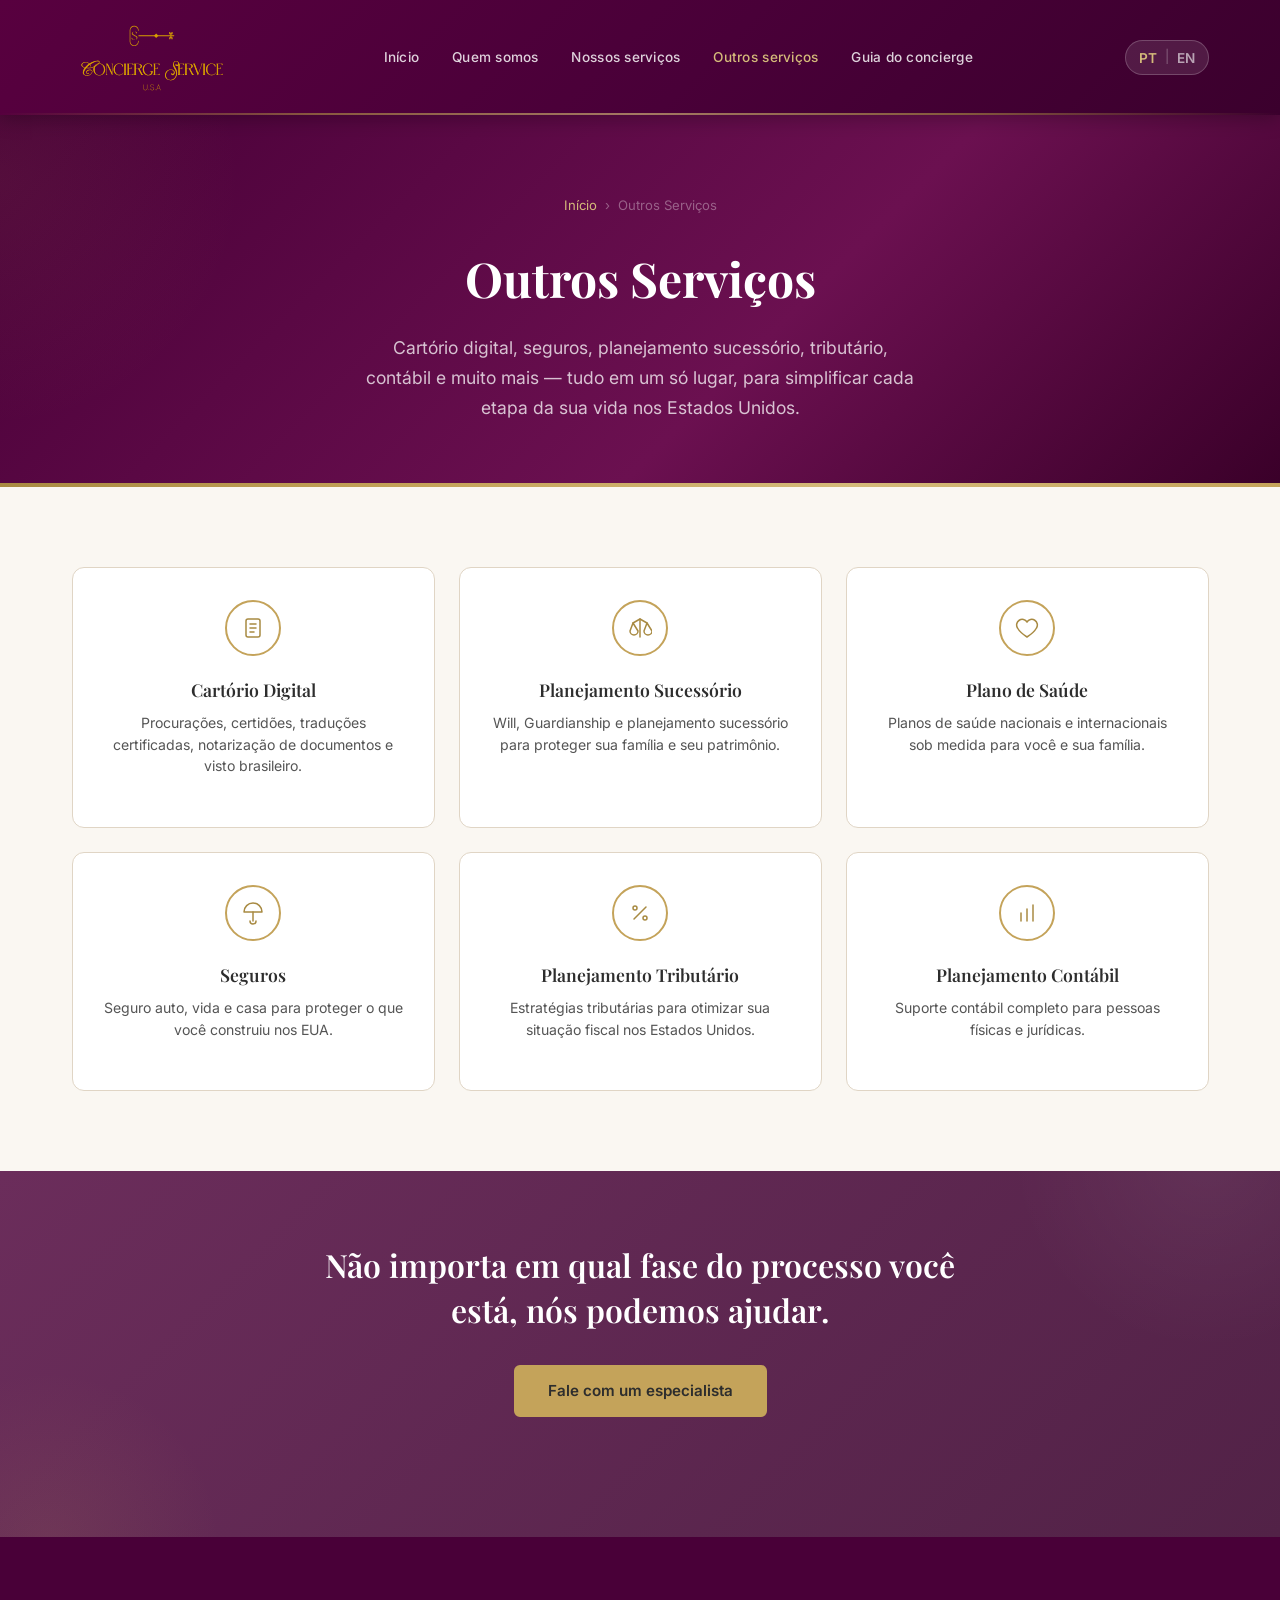
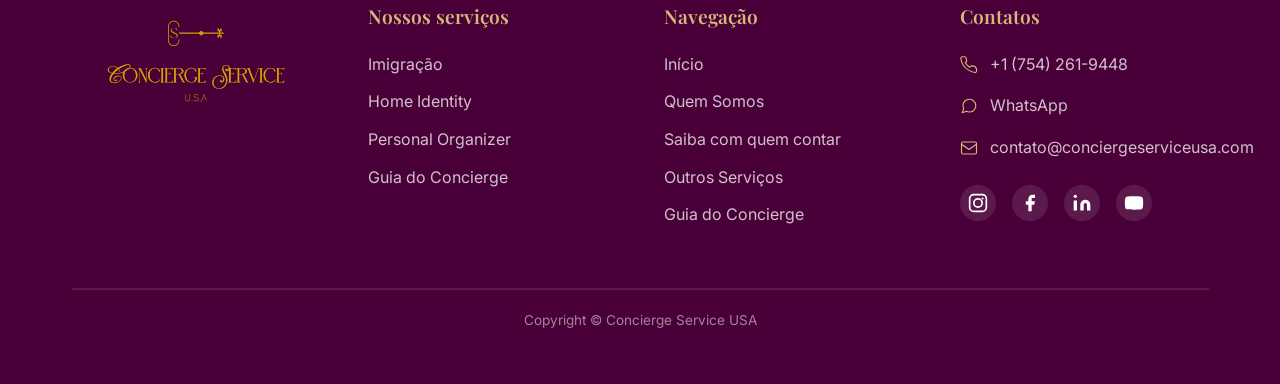
<file: outros-servicos.html>
<!DOCTYPE html>
<html lang="pt-BR">

<head>
  <meta charset="UTF-8">
  <meta name="viewport" content="width=device-width, initial-scale=1.0">
  <meta name="description"
    content="Outros Serviços da Concierge Service USA — Cartório digital, planejamento sucessório, plano de saúde, seguros, planejamento tributário e contábil para sua vida nos Estados Unidos.">
  <title>Outros Serviços | Concierge Service USA</title>
  <link rel="preconnect" href="https://fonts.googleapis.com">
  <link rel="preconnect" href="https://fonts.gstatic.com" crossorigin>
  <link
    href="https://fonts.googleapis.com/css2?family=Playfair+Display:ital,wght@0,400;0,500;0,600;0,700;1,400&family=Inter:wght@300;400;500;600;700&display=swap"
    rel="stylesheet">
  <link rel="stylesheet" href="styles.css">
  <style>
    /* ===== OUTROS SERVIÇOS PAGE SPECIFIC STYLES ===== */
    .page-hero {
      background: linear-gradient(135deg, #490038 0%, #6B1050 60%, #3A0029 100%);
      padding: 5rem 0 4rem;
      text-align: center;
      position: relative;
      overflow: hidden;
    }

    .page-hero::before {
      content: '';
      position: absolute;
      top: -50%;
      left: -20%;
      width: 500px;
      height: 500px;
      border-radius: 50%;
      background: radial-gradient(circle, rgba(196, 163, 90, 0.08) 0%, transparent 70%);
    }

    .page-hero::after {
      content: '';
      position: absolute;
      bottom: 0;
      left: 0;
      right: 0;
      height: 4px;
      background: linear-gradient(90deg, var(--color-gold-dark), var(--color-gold), var(--color-gold-light), var(--color-gold));
    }

    .page-hero h1 {
      font-family: var(--font-heading);
      font-size: 3rem;
      font-weight: 700;
      color: #ffffff;
      margin-bottom: 1rem;
      position: relative;
      z-index: 1;
    }

    .page-hero p {
      font-size: 1.1rem;
      color: rgba(255, 255, 255, 0.75);
      max-width: 560px;
      margin: 0 auto;
      line-height: 1.7;
      position: relative;
      z-index: 1;
    }

    .page-hero .breadcrumb {
      display: flex;
      align-items: center;
      justify-content: center;
      gap: 0.5rem;
      margin-bottom: 1.5rem;
      font-size: 0.82rem;
      color: rgba(255, 255, 255, 0.55);
      position: relative;
      z-index: 1;
    }

    .page-hero .breadcrumb a {
      color: var(--color-gold-light);
    }

    .page-hero .breadcrumb span {
      color: rgba(255, 255, 255, 0.35);
    }

    /* Per-card WhatsApp CTA (reuses .service-more visuals, generalized in styles.css) */
    .other-service-card .service-more {
      margin-top: 1.1rem;
    }
  </style>
</head>

<body>

  <header class="header" id="top">
    <div class="container header-inner">
      <a href="index.html" class="logo" aria-label="Concierge Service USA — Página Inicial">
        <img class="logo-image" src="image/logo_dourado.svg" alt="Concierge Service USA" loading="eager">
      </a>
      <nav class="main-nav" aria-label="Navegação principal">
        <a href="index.html#inicio" class="nav-link">Início</a>
        <a href="quem-somos.html" class="nav-link">Quem somos</a>
        <a href="index.html#equipe" class="nav-link">Nossos serviços</a>
        <a href="outros-servicos.html" class="nav-link" style="color:var(--color-gold-light);">Outros serviços</a>
        <a href="guide.html" class="nav-link">Guia do concierge</a>
      </nav>
      <button class="mobile-menu-btn" aria-label="Abrir menu">
        <svg width="24" height="24" viewBox="0 0 24 24" fill="none" stroke="currentColor" stroke-width="2"
          stroke-linecap="round" stroke-linejoin="round">
          <line x1="3" y1="12" x2="21" y2="12"></line>
          <line x1="3" y1="6" x2="21" y2="6"></line>
          <line x1="3" y1="18" x2="21" y2="18"></line>
        </svg>
      </button>
      <div class="lang-switch">
        <button class="lang-btn active" data-lang="pt">PT</button>
        <span class="lang-divider">|</span>
        <button class="lang-btn" data-lang="en">EN</button>
      </div>
    </div>
  </header>

  <main>

    <div class="page-hero">
      <div class="container">
        <div class="breadcrumb">
          <a href="index.html">Início</a>
          <span>›</span>
          <span>Outros Serviços</span>
        </div>
        <h1>Outros Serviços</h1>
        <p>Cartório digital, seguros, planejamento sucessório, tributário, contábil e muito mais — tudo em um só lugar,
          para simplificar cada etapa da sua vida nos Estados Unidos.</p>
      </div>
    </div>

    <section class="other-services">
      <div class="container">
        <div class="other-services-grid reveal-stagger">
          <div class="other-service-card">
            <div class="service-icon">
              <svg viewBox="0 0 24 24" fill="none" stroke="currentColor" stroke-width="1.5" stroke-linecap="round"
                stroke-linejoin="round" aria-hidden="true">
                <rect x="5" y="3" width="14" height="18" rx="2" />
                <line x1="9" y1="8" x2="15" y2="8" />
                <line x1="9" y1="12" x2="15" y2="12" />
                <line x1="9" y1="16" x2="13" y2="16" />
              </svg>
            </div>
            <h4 data-i18n="other_notary_title">Cartório Digital</h4>
            <p data-i18n="other_notary_desc">Procurações, certidões, traduções certificadas, notarização de documentos e
              visto brasileiro.</p>
            <a href="https://wa.me/17542619448?text=Ol%C3%A1%21%20Gostaria%20de%20saber%20mais%20sobre%20o%20servi%C3%A7o%20de%20Cart%C3%B3rio%20Digital."
              target="_blank" rel="noopener" class="service-more"><span data-i18n="other_talk_link">Falar sobre este
                serviço</span> <svg width="14" height="14" viewBox="0 0 24 24" fill="none" stroke="currentColor"
                stroke-width="2" stroke-linecap="round" stroke-linejoin="round" aria-hidden="true">
                <path d="M5 12h14" />
                <path d="m12 5 7 7-7 7" />
              </svg></a>
          </div>
          <div class="other-service-card">
            <div class="service-icon">
              <svg viewBox="0 0 24 24" fill="none" stroke="currentColor" stroke-width="1.5" stroke-linecap="round"
                stroke-linejoin="round" aria-hidden="true">
                <path d="M12 3v18" />
                <path d="M5 7l7-4 7 4" />
                <path d="M5 7l-3 8a4 4 0 0 0 8 0z" />
                <path d="M19 7l-3 8a4 4 0 0 0 8 0z" />
              </svg>
            </div>
            <h4 data-i18n="other_estate_title">Planejamento Sucessório</h4>
            <p data-i18n="other_estate_desc">Will, Guardianship e planejamento sucessório para proteger sua família e
              seu patrimônio.</p>
            <a href="https://wa.me/17542619448?text=Ol%C3%A1%21%20Gostaria%20de%20saber%20mais%20sobre%20Planejamento%20Sucess%C3%B3rio%20%28Will%2C%20Guardianship%29."
              target="_blank" rel="noopener" class="service-more"><span data-i18n="other_talk_link">Falar sobre este
                serviço</span> <svg width="14" height="14" viewBox="0 0 24 24" fill="none" stroke="currentColor"
                stroke-width="2" stroke-linecap="round" stroke-linejoin="round" aria-hidden="true">
                <path d="M5 12h14" />
                <path d="m12 5 7 7-7 7" />
              </svg></a>
          </div>
          <div class="other-service-card">
            <div class="service-icon">
              <svg viewBox="0 0 24 24" fill="none" stroke="currentColor" stroke-width="1.5" stroke-linecap="round"
                stroke-linejoin="round" aria-hidden="true">
                <path d="M12 21s-7-4.5-9.5-9A5.5 5.5 0 0 1 12 6a5.5 5.5 0 0 1 9.5 6c-2.5 4.5-9.5 9-9.5 9z" />
              </svg>
            </div>
            <h4 data-i18n="other_health_title">Plano de Saúde</h4>
            <p data-i18n="other_health_desc">Planos de saúde nacionais e internacionais sob medida para você e sua
              família.</p>
            <a href="https://wa.me/17542619448?text=Ol%C3%A1%21%20Gostaria%20de%20saber%20mais%20sobre%20Planos%20de%20Sa%C3%BAde%20nacionais%20e%20internacionais."
              target="_blank" rel="noopener" class="service-more"><span data-i18n="other_talk_link">Falar sobre este
                serviço</span> <svg width="14" height="14" viewBox="0 0 24 24" fill="none" stroke="currentColor"
                stroke-width="2" stroke-linecap="round" stroke-linejoin="round" aria-hidden="true">
                <path d="M5 12h14" />
                <path d="m12 5 7 7-7 7" />
              </svg></a>
          </div>
          <div class="other-service-card">
            <div class="service-icon">
              <svg viewBox="0 0 24 24" fill="none" stroke="currentColor" stroke-width="1.5" stroke-linecap="round"
                stroke-linejoin="round" aria-hidden="true">
                <path d="M12 2a9 9 0 0 0-9 9h18a9 9 0 0 0-9-9z" />
                <line x1="12" y1="11" x2="12" y2="20" />
                <path d="M9 20a3 3 0 0 0 6 0" />
              </svg>
            </div>
            <h4 data-i18n="other_insurance_title">Seguros</h4>
            <p data-i18n="other_insurance_desc">Seguro auto, vida e casa para proteger o que você construiu nos EUA.</p>
            <a href="https://wa.me/17542619448?text=Ol%C3%A1%21%20Gostaria%20de%20saber%20mais%20sobre%20Seguros%20de%20auto%2C%20vida%20e%20casa."
              target="_blank" rel="noopener" class="service-more"><span data-i18n="other_talk_link">Falar sobre este
                serviço</span> <svg width="14" height="14" viewBox="0 0 24 24" fill="none" stroke="currentColor"
                stroke-width="2" stroke-linecap="round" stroke-linejoin="round" aria-hidden="true">
                <path d="M5 12h14" />
                <path d="m12 5 7 7-7 7" />
              </svg></a>
          </div>
          <div class="other-service-card">
            <div class="service-icon">
              <svg viewBox="0 0 24 24" fill="none" stroke="currentColor" stroke-width="1.5" stroke-linecap="round"
                stroke-linejoin="round" aria-hidden="true">
                <circle cx="7" cy="7" r="2" />
                <circle cx="17" cy="17" r="2" />
                <line x1="6" y1="18" x2="18" y2="6" />
              </svg>
            </div>
            <h4 data-i18n="other_tax_title">Planejamento Tributário</h4>
            <p data-i18n="other_tax_desc">Estratégias tributárias para otimizar sua situação fiscal nos Estados Unidos.
            </p>
            <a href="https://wa.me/17542619448?text=Ol%C3%A1%21%20Gostaria%20de%20saber%20mais%20sobre%20Planejamento%20Tribut%C3%A1rio."
              target="_blank" rel="noopener" class="service-more"><span data-i18n="other_talk_link">Falar sobre este
                serviço</span> <svg width="14" height="14" viewBox="0 0 24 24" fill="none" stroke="currentColor"
                stroke-width="2" stroke-linecap="round" stroke-linejoin="round" aria-hidden="true">
                <path d="M5 12h14" />
                <path d="m12 5 7 7-7 7" />
              </svg></a>
          </div>
          <div class="other-service-card">
            <div class="service-icon">
              <svg viewBox="0 0 24 24" fill="none" stroke="currentColor" stroke-width="1.5" stroke-linecap="round"
                stroke-linejoin="round" aria-hidden="true">
                <line x1="6" y1="20" x2="6" y2="12" />
                <line x1="12" y1="20" x2="12" y2="8" />
                <line x1="18" y1="20" x2="18" y2="4" />
              </svg>
            </div>
            <h4 data-i18n="other_accounting_title">Planejamento Contábil</h4>
            <p data-i18n="other_accounting_desc">Suporte contábil completo para pessoas físicas e jurídicas.</p>
            <a href="https://wa.me/17542619448?text=Ol%C3%A1%21%20Gostaria%20de%20saber%20mais%20sobre%20Planejamento%20Cont%C3%A1bil."
              target="_blank" rel="noopener" class="service-more"><span data-i18n="other_talk_link">Falar sobre este
                serviço</span> <svg width="14" height="14" viewBox="0 0 24 24" fill="none" stroke="currentColor"
                stroke-width="2" stroke-linecap="round" stroke-linejoin="round" aria-hidden="true">
                <path d="M5 12h14" />
                <path d="m12 5 7 7-7 7" />
              </svg></a>
          </div>
        </div>
      </div>
    </section>

    <section class="banner-cta" id="contato">
      <div class="container reveal">
        <h2 data-i18n="cta_title">Não importa em qual fase do processo você está, nós podemos ajudar.</h2>
        <a href="https://wa.me/17542619448" target="_blank" class="btn-gold" data-i18n="btn_talk">Fale com um
          especialista</a>
      </div>
    </section>

  </main>

  <!-- ===== FOOTER ===== -->
  <footer class="footer" id="rodape">
    <div class="container">
      <div class="footer-grid">

        <div class="footer-col-logo">
          <a href="index.html" class="footer-logo">
            <img class="logo-image" src="image/logo_dourado.svg" alt="Concierge Service USA" loading="lazy">
          </a>
        </div>

        <div>
          <h5 data-i18n="footer_services">Nossos serviços</h5>
          <ul>
            <li><a href="index.html#servicos">Imigração</a></li>
            <li><a href="index.html#servicos">Home Identity</a></li>
            <li><a href="index.html#servicos">Personal Organizer</a></li>
            <li><a href="guide.html">Guia do Concierge</a></li>
          </ul>
        </div>

        <div>
          <h5 data-i18n="footer_links">Navegação</h5>
          <ul>
            <li><a href="index.html#inicio">Início</a></li>
            <li><a href="quem-somos.html">Quem Somos</a></li>
            <li><a href="index.html#equipe">Saiba com quem contar</a></li>
            <li><a href="outros-servicos.html">Outros Serviços</a></li>
            <li><a href="guide.html">Guia do Concierge</a></li>
          </ul>
        </div>

        <div>
          <h5 data-i18n="footer_contact">Contatos</h5>

          <div class="contact-item">
            <svg width="18" height="18" viewBox="0 0 24 24" fill="none" stroke="currentColor" stroke-width="1.5"
              stroke-linecap="round" stroke-linejoin="round" aria-hidden="true">
              <path
                d="M22 16.92v3a2 2 0 0 1-2.18 2 19.79 19.79 0 0 1-8.63-3.07A19.5 19.5 0 0 1 4.21 12a19.79 19.79 0 0 1-3.07-8.67A2 2 0 0 1 3.12 1h3a2 2 0 0 1 2 1.72 12.84 12.84 0 0 0 .7 2.81 2 2 0 0 1-.45 2.11L7.09 8.91a16 16 0 0 0 6 6l1.27-1.27a2 2 0 0 1 2.11-.45 12.84 12.84 0 0 0 2.81.7A2 2 0 0 1 21 16h1a2 2 0 0 1-.08.92z" />
            </svg>
            <a href="tel:+17542619448"><span>+1 (754) 261-9448</span></a>
          </div>

          <div class="contact-item">
            <svg width="18" height="18" viewBox="0 0 24 24" fill="none" stroke="currentColor" stroke-width="1.5"
              stroke-linecap="round" stroke-linejoin="round" aria-hidden="true">
              <path
                d="M21 11.5a8.38 8.38 0 0 1-.9 3.8 8.5 8.5 0 0 1-7.6 4.7 8.38 8.38 0 0 1-3.8-.9L3 21l1.9-5.7a8.38 8.38 0 0 1-.9-3.8 8.5 8.5 0 0 1 4.7-7.6 8.38 8.38 0 0 1 3.8-.9h.5a8.48 8.48 0 0 1 8 8v.5z" />
            </svg>
            <a href="https://wa.me/17542619448" target="_blank" rel="noopener"><span>WhatsApp</span></a>
          </div>

          <div class="contact-item">
            <svg width="18" height="18" viewBox="0 0 24 24" fill="none" stroke="currentColor" stroke-width="1.5"
              stroke-linecap="round" stroke-linejoin="round" aria-hidden="true">
              <rect x="2" y="4" width="20" height="16" rx="2" />
              <path d="M22 7l-10 7L2 7" />
            </svg>
            <a href="mailto:contato@conciergeserviceusa.com"><span>contato@conciergeserviceusa.com</span></a>
          </div>

          <div class="social-links">
            <a href="https://www.instagram.com/conciergeserviceusa?igsh=ZzFvaXZ5OGR4c2s4" class="social-link"
              aria-label="Instagram" target="_blank" title="Instagram">
              <svg width="20" height="20" viewBox="0 0 24 24" fill="none" stroke="currentColor" stroke-width="2"
                stroke-linecap="round" stroke-linejoin="round" aria-hidden="true">
                <rect x="2" y="2" width="20" height="20" rx="5" ry="5" />
                <circle cx="12" cy="12" r="5" />
                <circle cx="17.5" cy="6.5" r="1.2" fill="currentColor" stroke="none" />
              </svg>
            </a>
            <a href="https://www.facebook.com/profile.php?id=61566010590338" class="social-link" aria-label="Facebook"
              target="_blank" title="Facebook">
              <svg width="20" height="20" viewBox="0 0 24 24" fill="currentColor" aria-hidden="true">
                <path d="M18 2h-3a5 5 0 0 0-5 5v3H7v4h3v8h4v-8h3l1-4h-4V7a1 1 0 0 1 1-1h3z" />
              </svg>
            </a>
            <a href="https://www.linkedin.com/company/conciergeserviceusaa/" class="social-link" aria-label="LinkedIn"
              target="_blank" title="LinkedIn">
              <svg width="20" height="20" viewBox="0 0 24 24" fill="currentColor" aria-hidden="true">
                <path d="M16 8a6 6 0 0 1 6 6v7h-4v-7a2 2 0 0 0-2-2 2 2 0 0 0-2 2v7h-4v-7a6 6 0 0 1 6-6z" />
                <rect x="2" y="9" width="4" height="12" />
                <circle cx="4" cy="4" r="2" />
              </svg>
            </a>
            <a href="https://www.youtube.com/@conciergeserviceusa" class="social-link" aria-label="YouTube"
              target="_blank" title="YouTube">
              <svg width="20" height="20" viewBox="0 0 24 24" fill="currentColor" aria-hidden="true">
                <path
                  d="M22.54 6.42a2.78 2.78 0 0 0-1.95-1.96C18.88 4 12 4 12 4s-6.88 0-8.59.46A2.78 2.78 0 0 0 1.46 6.42 29 29 0 0 0 1 12a29 29 0 0 0 .46 5.58 2.78 2.78 0 0 0 1.95 1.96C5.12 20 12 20 12 20s6.88 0 8.59-.46a2.78 2.78 0 0 0 1.95-1.96A29 29 0 0 0 23 12a29 29 0 0 0-.46-5.58z" />
                <polygon points="9.75,15.02 15.5,11.75 9.75,8.48" fill="white" />
              </svg>
            </a>
          </div>
        </div>

      </div>

      <div class="footer-bottom">
        <p data-i18n="footer_copyright">Copyright &copy; Concierge Service USA</p>
      </div>
    </div>
  </footer>

  <script src="script.js"></script>
</body>

</html>
</file>
<file: styles.css>
/* ==========================================
   CONCIERGE SERVICE USA — Design System & Styles
   ========================================== */

/* Google Fonts */
@import url('https://fonts.googleapis.com/css2?family=Playfair+Display:ital,wght@0,400;0,500;0,600;0,700;1,400&family=Inter:wght@300;400;500;600;700&display=swap');

/* ---- Custom Properties ---- */
:root {
  /* Colors */
  --color-primary: #6B2D5B;
  --color-primary-dark: #522247;
  --color-primary-light: #8A4275;
  --color-gold: #C4A35A;
  --color-gold-light: #D4BA7A;
  --color-gold-dark: #A88A42;
  --color-bg-warm: #EDE5D8;
  --color-bg-warm-deep: #D9CEBD;
  --color-bg-light: #FAF7F2;
  --color-bg-white: #FFFFFF;
  --color-bg-gray: #F5F4F2;
  --color-text-dark: #2D2D2D;
  --color-text-medium: #555555;
  --color-text-light: #888888;
  --color-border: #E0D5C5;
  --color-border-light: #EDE8E0;
  --color-brand-dark: #38002A;

  /* Typography */
  --font-heading: 'Playfair Display', Georgia, 'Times New Roman', serif;
  --font-body: 'Inter', -apple-system, 'Segoe UI', Roboto, sans-serif;

  /* Shadows */
  --shadow-sm: 0 1px 3px rgba(0, 0, 0, 0.08);
  --shadow-md: 0 4px 12px rgba(0, 0, 0, 0.1);
  --shadow-lg: 0 8px 30px rgba(0, 0, 0, 0.12);
  --shadow-xl: 0 12px 40px rgba(0, 0, 0, 0.15);

  /* Transitions */
  --transition-fast: 0.2s ease;
  --transition-base: 0.3s ease;
  --transition-slow: 0.5s ease;

  /* Layout */
  --container-max: 1201px;
  --container-padding: 2rem;
  --radius-sm: 6px;
  --radius-md: 12px;
  --radius-lg: 20px;
  --radius-xl: 30px;
  --radius-full: 50%;
}

/* ---- Reset & Base ---- */
*,
*::before,
*::after {
  margin: 0;
  padding: 0;
  box-sizing: border-box;
}

html {
  scroll-behavior: smooth;
  font-size: 16px;
}

body {
  font-family: var(--font-body);
  color: var(--color-text-dark);
  background-color: var(--color-bg-white);
  line-height: 1.6;
  -webkit-font-smoothing: antialiased;
  -moz-osx-font-smoothing: grayscale;
  overflow-x: hidden;
}

img {
  max-width: 100%;
  height: auto;
  display: block;
}

a {
  text-decoration: none;
  color: inherit;
  transition: var(--transition-fast);
}

ul,
ol {
  list-style: none;
}

button {
  cursor: pointer;
  border: none;
  outline: none;
  font-family: inherit;
  background: none;
}

/* ---- Layout Utilities ---- */
.container {
  max-width: var(--container-max);
  margin: 0 auto;
  padding: 0 var(--container-padding);
}

.section-title {
  font-family: var(--font-heading);
  font-size: 2rem;
  font-weight: 600;
  text-align: center;
  color: var(--color-text-dark);
  margin-bottom: 3rem;
}

/* ---- Buttons ---- */
.btn-primary {
  display: inline-block;
  background-color: var(--color-primary);
  color: var(--color-bg-white);
  padding: 0.85rem 2.25rem;
  border-radius: var(--radius-sm);
  font-weight: 600;
  font-size: 1rem;
  letter-spacing: 0.03em;
  transition: var(--transition-base);
  border: 2px solid var(--color-primary);
}

.btn-primary:hover {
  background-color: var(--color-primary-dark);
  border-color: var(--color-primary-dark);
  transform: translateY(-2px);
  box-shadow: 0 6px 20px rgba(107, 45, 91, 0.3);
}

.btn-gold {
  display: inline-block;
  background-color: var(--color-gold);
  color: var(--color-text-dark);
  padding: 0.75rem 2rem;
  border-radius: var(--radius-sm);
  font-weight: 600;
  font-size: 0.95rem;
  transition: var(--transition-base);
  border: 2px solid var(--color-gold);
}

.btn-gold:hover {
  background-color: var(--color-gold-dark);
  color: var(--color-bg-white);
  border-color: var(--color-gold-dark);
  transform: translateY(-2px);
  box-shadow: 0 6px 20px rgba(196, 163, 90, 0.4);
}

/* ==========================================
   HEADER
   ========================================== */
.header {
  background: linear-gradient(135deg, #58003f 0%, #490038 55%, #3b002d 100%);
  color: var(--color-bg-white);
  padding: 1.1rem 0;
  text-align: center;
  position: relative;
  z-index: 10;
  box-shadow: 0 2px 20px rgba(0, 0, 0, 0.3);
}

.header::after {
  content: '';
  position: absolute;
  bottom: 0;
  left: 0;
  right: 0;
  height: 2px;
  background: linear-gradient(90deg, transparent, var(--color-gold-dark), var(--color-gold-light), var(--color-gold-dark), transparent);
  opacity: 0.65;
}

.header-inner {
  display: flex;
  align-items: center;
  justify-content: space-between;
  gap: 1.5rem;
}

/* ---- Main Navigation ---- */
.main-nav {
  display: flex;
  align-items: center;
  gap: 0.25rem;
  flex: 1;
  justify-content: center;
}

.nav-link {
  color: rgba(255, 255, 255, 0.82);
  font-size: 0.85rem;
  font-weight: 500;
  padding: 0.45rem 0.9rem;
  border-radius: 20px;
  transition: var(--transition-fast);
  white-space: nowrap;
  letter-spacing: 0.02em;
}

.nav-link:hover {
  color: var(--color-gold-light);
  background: rgba(255, 255, 255, 0.08);
}

.logo {
  display: flex;
  flex-direction: column;
  align-items: center;
  gap: 0.2rem;
  margin: 0 auto;
  /* Center logo by default in flex if needed, but we have lang-switch now */
}

.logo-image {
  width: 160px;
  height: 160px;
  margin: -40px 0;
  /* Prevents the header from becoming too tall due to the logo's internal whitespace */
  object-fit: contain;
}

/* ---- Language Switcher ---- */
.lang-switch {
  display: flex;
  gap: 0.5rem;
  align-items: center;
  background: rgba(255, 255, 255, 0.1);
  padding: 0.4rem 0.8rem;
  border-radius: 20px;
  border: 1px solid rgba(255, 255, 255, 0.2);
}

.lang-btn {
  color: rgba(255, 255, 255, 0.6);
  font-size: 0.85rem;
  font-weight: 600;
  transition: var(--transition-fast);
}

.lang-btn:hover {
  color: var(--color-bg-white);
}

.lang-btn.active {
  color: var(--color-gold-light);
}

.lang-divider {
  color: rgba(255, 255, 255, 0.3);
  font-size: 0.8rem;
}

/* ==========================================
   HERO SECTION
   ========================================== */
.hero {
  background: linear-gradient(135deg, var(--color-bg-warm) 0%, var(--color-bg-warm-deep) 100%);
  position: relative;
  overflow: hidden;
}

.hero::after {
  content: '';
  position: absolute;
  bottom: 0;
  left: 0;
  right: 0;
  height: 4px;
  background: linear-gradient(90deg, var(--color-gold-dark), var(--color-gold), var(--color-gold-light), var(--color-gold));
  z-index: 3;
}

.hero-inner {
  display: grid;
  grid-template-columns: minmax(320px, 560px) minmax(0, 1fr);
  align-items: stretch;
  min-height: 660px;
  max-width: 1800px;
  margin: 0 auto;
}

/* ---- Hero Content (left column) ---- */
.hero-content {
  position: relative;
  z-index: 2;
  display: flex;
  flex-direction: column;
  justify-content: center;
  padding: 4.5rem 2.5rem 4.5rem var(--container-padding);
  animation: heroFadeUp 0.8s ease both;
}

.hero-eyebrow {
  display: inline-flex;
  align-items: center;
  gap: 0.65rem;
  font-size: 0.78rem;
  font-weight: 600;
  letter-spacing: 0.14em;
  text-transform: uppercase;
  color: var(--color-gold-dark);
  margin-bottom: 1.25rem;
}

.hero-eyebrow::before {
  content: '';
  width: 28px;
  height: 2px;
  background: var(--color-gold-dark);
}

.hero-content h1 {
  font-family: var(--font-heading);
  font-size: 2.65rem;
  font-weight: 700;
  line-height: 1.24;
  color: var(--color-text-dark);
  margin-bottom: 1.25rem;
}

.hero-content p {
  font-size: 1.08rem;
  color: var(--color-text-medium);
  margin-bottom: 2rem;
  line-height: 1.7;
  max-width: 460px;
}

.hero-actions {
  display: flex;
  align-items: center;
  gap: 1.75rem;
  flex-wrap: wrap;
  margin-bottom: 2.5rem;
}

.hero-link {
  display: inline-flex;
  align-items: center;
  gap: 0.4rem;
  font-weight: 600;
  font-size: 0.95rem;
  color: var(--color-primary);
  border-bottom: 2px solid transparent;
  padding-bottom: 2px;
  transition: var(--transition-fast);
}

.hero-link svg {
  transition: var(--transition-fast);
}

.hero-link:hover {
  color: var(--color-primary-dark);
  border-color: var(--color-gold);
}

.hero-link:hover svg {
  transform: translateX(3px);
}

.hero-highlights {
  display: flex;
  flex-direction: column;
  gap: 0.85rem;
  border-top: 1px solid var(--color-border);
  padding-top: 1.75rem;
}

.hero-highlights li {
  display: flex;
  align-items: flex-start;
  gap: 0.65rem;
  font-size: 0.92rem;
  color: var(--color-text-medium);
}

.hero-highlights svg {
  flex-shrink: 0;
  width: 18px;
  height: 18px;
  margin-top: 2px;
  color: var(--color-gold-dark);
}

/* ---- Hero Media (right column, bleeds to viewport edge) ---- */
.hero-media {
  position: relative;
  min-height: 420px;
}

.hero-media-frame {
  position: absolute;
  inset: 0;
  border-radius: 40px 0 0 40px;
  overflow: hidden;
  box-shadow: -24px 0 60px rgba(56, 0, 42, 0.2);
  animation: heroFadeScale 1s ease both;
}

.hero-media-frame img {
  width: 100%;
  height: 100%;
  object-fit: cover;
  object-position: center 2%;
}

.hero-media-frame::after {
  content: '';
  position: absolute;
  inset: 0;
  background: linear-gradient(0deg, rgba(30, 0, 22, 0.32) 0%, rgba(30, 0, 22, 0) 22%);
  pointer-events: none;
}

.hero-badge {
  position: absolute;
  left: -2rem;
  bottom: 2.5rem;
  z-index: 3;
  display: flex;
  align-items: flex-start;
  gap: 1.2rem;
  background: rgba(255, 255, 255, 0.95);
  backdrop-filter: blur(10px);
  border: 1px solid rgba(255, 255, 255, 0.6);
  border-radius: var(--radius-lg);
  box-shadow: var(--shadow-xl);
  padding: 1.5rem;
  max-width: 380px;
  animation: heroFadeUp 0.9s ease 0.15s both;
}

.hero-badge-avatars {
  display: flex;
  flex-shrink: 0;
}

.hero-badge-avatars img {
  width: 56px;
  height: 56px;
  border-radius: 50%;
  object-fit: cover;
  object-position: center 15%;
  border: 3px solid var(--color-bg-white);
  box-shadow: var(--shadow-sm);
}

.hero-badge-avatars img:not(:first-child) {
  margin-left: -20px;
}

.hero-badge-text {
  display: flex;
  flex-direction: column;
  gap: 0.35rem;
}

.hero-badge-text strong {
  font-family: var(--font-heading);
  font-size: 1.1rem;
  color: var(--color-text-dark);
  line-height: 1.25;
}

.hero-badge-text span {
  font-size: 0.85rem;
  color: var(--color-text-medium);
  line-height: 1.45;
}

@keyframes heroFadeUp {
  from {
    opacity: 0;
    transform: translateY(18px);
  }

  to {
    opacity: 1;
    transform: translateY(0);
  }
}

@keyframes heroFadeScale {
  from {
    opacity: 0;
    transform: scale(1.04);
  }

  to {
    opacity: 1;
    transform: scale(1);
  }
}

/* ==========================================
   SERVICES SECTION
   ========================================== */
.services {
  padding: 5rem 0;
  background-color: var(--color-bg-white);
}

.services-grid {
  display: grid;
  grid-template-columns: repeat(5, 1fr);
  gap: 1.25rem;
}

.service-card {
  background: var(--color-bg-white);
  border: 1px solid var(--color-border);
  border-radius: var(--radius-md);
  padding: 2rem 1.25rem 2.25rem;
  text-align: center;
  transition: var(--transition-base);
  position: relative;
  cursor: pointer;
  display: flex;
  flex-direction: column;
  align-items: center;
}

.service-card::after {
  content: '';
  position: absolute;
  bottom: 0;
  left: 50%;
  transform: translateX(-50%);
  width: 40px;
  height: 3px;
  background-color: var(--color-gold);
  border-radius: 2px;
  transition: var(--transition-base);
}

.service-card:hover {
  transform: translateY(-6px);
  box-shadow: var(--shadow-lg);
  border-color: var(--color-gold-light);
}

.service-card:hover::after {
  width: 60px;
}

.service-icon {
  width: 56px;
  height: 56px;
  border: 2px solid var(--color-gold);
  border-radius: var(--radius-full);
  display: flex;
  align-items: center;
  justify-content: center;
  margin: 0 auto 1.25rem;
  color: var(--color-gold-dark);
  transition: var(--transition-base);
}

.service-card:hover .service-icon {
  background-color: var(--color-gold);
  color: var(--color-bg-white);
}

.service-icon svg {
  width: 24px;
  height: 24px;
}

.service-card p {
  font-size: 0.88rem;
  color: var(--color-text-medium);
  line-height: 1.55;
}

.service-more {
  display: inline-flex;
  align-items: center;
  gap: 0.35rem;
  margin-top: 0.9rem;
  font-size: 0.8rem;
  font-weight: 600;
  color: var(--color-gold-dark);
  opacity: 0;
  transform: translateY(6px);
  max-height: 0;
  overflow: hidden;
  transition: opacity var(--transition-fast), transform var(--transition-fast), max-height var(--transition-fast);
}

.service-more svg {
  transition: transform var(--transition-fast);
}

.service-card:hover .service-more,
.service-card:focus-within .service-more,
.other-service-card:hover .service-more,
.other-service-card:focus-within .service-more {
  opacity: 1;
  transform: translateY(0);
  max-height: 2rem;
}

.service-more:hover svg {
  transform: translateX(3px);
}

/* ==========================================
   OTHER SERVICES — HOME TEASER
   ========================================== */
.other-services-teaser {
  padding: 5rem 0;
  background-color: var(--color-bg-light);
}

.other-services-teaser-inner {
  text-align: center;
  max-width: 620px;
  margin: 0 auto;
}

.other-services-teaser-icons {
  display: flex;
  justify-content: center;
  gap: 0.75rem;
  margin-bottom: 1.75rem;
}

.teaser-icon {
  width: 42px;
  height: 42px;
  border: 1.5px solid var(--color-gold-light);
  border-radius: var(--radius-full);
  display: flex;
  align-items: center;
  justify-content: center;
  color: var(--color-gold-dark);
}

.teaser-icon svg {
  width: 18px;
  height: 18px;
}

.other-services-teaser .section-title {
  margin-bottom: 0.75rem;
}

.other-services-teaser .section-subtitle {
  margin-bottom: 2.25rem;
}

/* ==========================================
   OTHER SERVICES — FULL GRID (dedicated page)
   ========================================== */
.other-services {
  padding: 5rem 0;
  background-color: var(--color-bg-light);
}

.other-services .section-title {
  margin-bottom: 0.75rem;
}

.section-subtitle {
  text-align: center;
  color: var(--color-text-medium);
  max-width: 560px;
  margin: 0 auto 3rem;
}

.other-services-grid {
  display: grid;
  grid-template-columns: repeat(3, 1fr);
  gap: 1.5rem;
}

.other-service-card {
  background: var(--color-bg-white);
  border: 1px solid var(--color-border);
  border-radius: var(--radius-md);
  padding: 2rem 1.75rem;
  transition: var(--transition-base);
  display: flex;
  flex-direction: column;
  align-items: center;
}

.other-service-card:hover {
  transform: translateY(-6px);
  box-shadow: var(--shadow-lg);
  border-color: var(--color-gold-light);
}

.other-service-card h4 {
  font-family: var(--font-heading);
  font-size: 1.1rem;
  font-weight: 600;
  color: var(--color-text-dark);
  text-align: center;
  margin-bottom: 0.5rem;
}

.other-service-card p {
  font-size: 0.88rem;
  color: var(--color-text-medium);
  line-height: 1.55;
  text-align: center;
}

/* ==========================================
   CTA BANNER
   ========================================== */
.banner-cta {
  position: relative;
  overflow: hidden;
  padding: 4.5rem 0 7.5rem;
  background: linear-gradient(135deg, var(--color-primary) 0%, var(--color-primary-dark) 100%);
  text-align: center;
}

.banner-cta::before {
  content: '';
  position: absolute;
  top: -60%;
  right: -10%;
  width: 400px;
  height: 400px;
  background: radial-gradient(circle, rgba(255, 255, 255, 0.06) 0%, transparent 70%);
  border-radius: var(--radius-full);
}

.banner-cta::after {
  content: '';
  position: absolute;
  bottom: -50%;
  left: -10%;
  width: 350px;
  height: 350px;
  background: radial-gradient(circle, rgba(196, 163, 90, 0.1) 0%, transparent 70%);
  border-radius: var(--radius-full);
}

.banner-cta .container {
  position: relative;
  z-index: 1;
  max-width: 700px;
}

.banner-cta h2 {
  font-family: var(--font-heading);
  font-size: 2rem;
  font-weight: 600;
  color: var(--color-bg-white);
  line-height: 1.4;
  margin-bottom: 2rem;
}

/* ==========================================
   TEAM SECTION
   ========================================== */
.team {
  padding: 5rem 0;
  background-color: var(--color-bg-light);
}

.team-header {
  margin-bottom: 0.5rem;
}

.team-header h2 {
  font-family: var(--font-heading);
  font-size: 2rem;
  font-weight: 600;
  color: var(--color-text-dark);
}

.team-header h2::after {
  content: '';
  display: block;
  width: 60px;
  height: 3px;
  background: var(--color-gold);
  margin-top: 0.75rem;
}

.team-content {
  display: grid;
  grid-template-columns: 1fr 1fr;
  gap: 3rem;
  align-items: start;
  margin-top: 2.5rem;
}

.team-members {
  display: flex;
  gap: 2rem;
}

.team-member {
  text-align: center;
  cursor: pointer;
  transition: var(--transition-base);
  flex: 0 0 auto;
  width: 130px;
  display: flex;
  flex-direction: column;
  align-items: center;
}

.team-member:hover {
  transform: translateY(-4px);
}

.team-member.active .member-photo {
  border-color: var(--color-primary);
  box-shadow: 0 0 0 4px rgba(107, 45, 91, 0.15);
}

.member-photo {
  width: 110px;
  height: 110px;
  border-radius: var(--radius-full);
  overflow: hidden;
  border: 3px solid var(--color-gold);
  margin: 0 auto 0.75rem;
  transition: var(--transition-base);
}

.member-photo img {
  width: 100%;
  height: 100%;
  object-fit: cover;
  object-position: center 15%;
}

.team-member h4 {
  font-family: var(--font-heading);
  font-size: 0.95rem;
  font-weight: 600;
  color: var(--color-text-dark);
  margin-bottom: 0.15rem;
}

.team-member .role {
  display: block;
  font-size: 0.78rem;
  color: var(--color-text-light);
  font-style: italic;
  margin-bottom: 0;
}

.team-read-more {
  display: block;
  margin-top: 0.5rem;
  font-size: 0.75rem;
  font-weight: 600;
  color: var(--color-gold-dark);
  text-decoration: none;
  letter-spacing: 0.03em;
  border-bottom: 1px solid transparent;
  transition: color 0.2s ease, border-color 0.2s ease;
}

.team-read-more:hover {
  color: var(--color-primary);
  border-bottom-color: var(--color-primary);
}


/* Team Detail Card */
.team-detail {
  background: var(--color-bg-white);
  border-radius: var(--radius-lg);
  overflow: hidden;
  box-shadow: var(--shadow-md);
  border: 1px solid var(--color-border-light);
  transition: var(--transition-slow);
}

.team-detail-header {
  display: flex;
  gap: 1.5rem;
  padding: 2rem;
  align-items: flex-start;
}

.detail-photo {
  width: 155px;
  height: 175px;
  border-radius: var(--radius-md);
  overflow: hidden;
  flex-shrink: 0;
  border: 2px solid var(--color-border-light);
}

.detail-photo img {
  width: 100%;
  height: 100%;
  object-fit: cover;
}

.detail-info h3 {
  font-family: var(--font-heading);
  font-size: 1.35rem;
  font-weight: 700;
  color: var(--color-text-dark);
  margin-bottom: 0.75rem;
}

.detail-info ul li {
  font-size: 0.88rem;
  color: var(--color-text-medium);
  padding: 0.25rem 0;
  display: flex;
  align-items: flex-start;
  gap: 0.5rem;
  line-height: 1.45;
}

.detail-info li::before {
  content: '◆';
  color: var(--color-gold);
  font-size: 0.45rem;
  margin-top: 0.35rem;
  flex-shrink: 0;
}

.detail-info li.group-header {
  font-weight: 700;
  color: var(--color-text-dark);
  margin-top: 0.5rem;
}

.detail-info li.group-header:first-child {
  margin-top: 0;
}

.detail-info li.sub-item {
  padding-left: 0.9rem;
}

.team-detail-quote {
  padding: 0 2rem 2rem;
}

.team-detail-quote blockquote {
  font-family: var(--font-heading);
  font-style: italic;
  font-size: 0.92rem;
  color: var(--color-text-medium);
  padding: 1rem 1.25rem;
  background: var(--color-bg-light);
  border-radius: var(--radius-sm);
  border-left: 3px solid var(--color-gold);
  line-height: 1.55;
}

/* ==========================================
   TEAM STORY SECTION
   ========================================== */
.team-story {
  padding: 5rem 0;
  background-color: var(--color-bg-white);
}

.story-row {
  display: flex;
  align-items: center;
  gap: 3.5rem;
  margin-bottom: 4rem;
}

.story-row:last-child {
  margin-bottom: 0;
}

.story-row--reverse {
  flex-direction: row-reverse;
}

.story-photo {
  flex: 0 0 320px;
  border-radius: var(--radius-lg);
  overflow: hidden;
  box-shadow: var(--shadow-md);
}

.story-photo img {
  width: 100%;
  height: 400px;
  object-fit: cover;
  object-position: center 15%;
  display: block;
}

.story-text {
  flex: 1;
  min-width: 0;
}

.story-text h3 {
  font-family: var(--font-heading);
  font-size: 1.6rem;
  font-weight: 700;
  color: var(--color-text-dark);
  margin-bottom: 1.25rem;
}

.story-text p {
  font-size: 0.98rem;
  color: var(--color-text-medium);
  line-height: 1.7;
  margin-bottom: 1rem;
}

.story-signature {
  display: inline-flex;
  align-items: center;
  gap: 0.5rem;
  margin-top: 1rem;
}

.story-signature span {
  font-family: var(--font-heading);
  font-size: 0.95rem;
  font-weight: 600;
  color: var(--color-text-dark);
}

.story-signature .usa {
  font-family: var(--font-body);
  font-weight: 400;
  font-size: 0.85em;
  letter-spacing: 0.12em;
  color: var(--color-gold-dark);
}

/* ==========================================
   TESTIMONIALS SECTION
   ========================================== */
.testimonials {
  padding: 5rem 0;
  background: var(--color-bg-white);
}

.testimonials-grid {
  display: grid;
  grid-template-columns: repeat(3, 1fr);
  gap: 1.5rem;
}

.testimonial-card {
  background: var(--color-bg-white);
  border: 1px solid var(--color-border);
  border-radius: var(--radius-md);
  padding: 1.75rem;
  transition: var(--transition-base);
}

.testimonial-card:hover {
  transform: translateY(-4px);
  box-shadow: var(--shadow-md);
  border-color: var(--color-gold-light);
}

.testimonial-card h4 {
  font-family: var(--font-heading);
  font-size: 1.05rem;
  font-weight: 600;
  color: var(--color-text-dark);
  margin-bottom: 0.75rem;
}

.testimonial-card p {
  font-size: 0.88rem;
  color: var(--color-text-medium);
  line-height: 1.6;
  margin-bottom: 1rem;
  font-style: italic;
}

.stars {
  display: flex;
  gap: 0.15rem;
  color: var(--color-gold);
  font-size: 1rem;
}

.stars svg {
  width: 16px;
  height: 16px;
  fill: var(--color-gold);
}

/* ==========================================
   FOOTER
   ========================================== */
.footer {
  background-color: #490038;
  color: rgba(255, 255, 255, 0.8);
  padding: 4rem 0 2rem;
  text-align: center;
}

.footer-col-logo {
  display: flex;
  flex-direction: column;
}

.footer-logo {
  display: flex;
  flex-direction: column;
  align-items: center;
  gap: 0.2rem;
  margin-bottom: 1.5rem;
}

.footer-logo .logo-image {
  width: 200px;
  height: 200px;
  margin: -40px 0;
}

.footer-desc {
  max-width: 400px;
  margin: 0 auto 2rem;
  font-size: 0.95rem;
  line-height: 1.6;
  color: rgba(255, 255, 255, 0.85);
  /* Improved legibility */
}

.footer-grid {
  display: grid;
  grid-template-columns: repeat(auto-fit, minmax(200px, 1fr));
  gap: 3rem;
  text-align: left;
  padding-bottom: 3rem;
  border-bottom: 1px solid rgba(255, 255, 255, 0.1);
}

.footer-grid h5 {
  font-family: var(--font-heading);
  font-size: 1.2rem;
  color: var(--color-gold-light);
  margin-bottom: 1.25rem;
  font-weight: 600;
}

.footer-grid ul li {
  margin-bottom: 0.75rem;
}

.footer-grid ul a {
  color: rgba(255, 255, 255, 0.75);
  transition: var(--transition-fast);
}

.footer-grid ul a:hover {
  color: var(--color-gold-light);
  padding-left: 5px;
}

.contact-item {
  display: flex;
  align-items: center;
  gap: 0.75rem;
  margin-bottom: 1rem;
  color: rgba(255, 255, 255, 0.75);
}

.contact-item a {
  color: rgba(255, 255, 255, 0.75);
}

.contact-item a:hover {
  color: var(--color-gold-light);
}

.contact-item svg {
  color: var(--color-gold-light);
  flex-shrink: 0;
}

.social-links {
  display: flex;
  gap: 1rem;
  margin-top: 1.5rem;
}

.social-links a {
  display: inline-flex;
  align-items: center;
  justify-content: center;
  width: 36px;
  height: 36px;
  border-radius: var(--radius-full);
  background-color: rgba(255, 255, 255, 0.1);
  color: var(--color-bg-white);
  transition: var(--transition-base);
}

.social-links a:hover {
  background-color: var(--color-gold-light);
  color: var(--color-brand-dark);
  transform: translateY(-2px);
}

.footer-bottom {
  text-align: center;
  padding: 1.25rem 0;
  border-top: 1px solid rgba(255, 255, 255, 0.1);
  font-size: 0.85rem;
  color: rgba(255, 255, 255, 0.5);
}

/* ==========================================
   PUBLICAÇÕES SECTION
   ========================================== */
.publicacoes {
  padding: 5rem 0;
  background: linear-gradient(180deg, var(--color-bg-light) 0%, var(--color-bg-warm) 100%);
}

.publicacoes-header {
  text-align: center;
  margin-bottom: 3rem;
}

.section-label {
  display: inline-block;
  font-size: 0.78rem;
  font-weight: 600;
  letter-spacing: 0.2em;
  text-transform: uppercase;
  color: var(--color-gold-dark);
  margin-bottom: 0.75rem;
}

.publicacoes-header h2 {
  font-family: var(--font-heading);
  font-size: 2.2rem;
  font-weight: 700;
  color: var(--color-text-dark);
  margin-bottom: 0.75rem;
}

.publicacoes-header p {
  font-size: 1rem;
  color: var(--color-text-medium);
  max-width: 520px;
  margin: 0 auto;
}

.publicacoes-grid {
  display: grid;
  grid-template-columns: repeat(3, 1fr);
  gap: 1.5rem;
  margin-bottom: 3rem;
}

.pub-card {
  background: var(--color-bg-white);
  border: 1px solid var(--color-border-light);
  border-radius: var(--radius-md);
  padding: 1.75rem;
  display: flex;
  flex-direction: column;
  gap: 0.75rem;
  transition: var(--transition-base);
  position: relative;
  overflow: hidden;
}

.pub-card::before {
  content: '';
  position: absolute;
  top: 0;
  left: 0;
  right: 0;
  height: 3px;
  background: linear-gradient(90deg, var(--color-gold-dark), var(--color-gold-light));
  transform: scaleX(0);
  transform-origin: left;
  transition: transform var(--transition-base);
}

.pub-card:hover {
  transform: translateY(-5px);
  box-shadow: var(--shadow-lg);
  border-color: var(--color-gold-light);
}

.pub-card:hover::before {
  transform: scaleX(1);
}

.pub-tag {
  display: inline-block;
  font-size: 0.72rem;
  font-weight: 600;
  letter-spacing: 0.12em;
  text-transform: uppercase;
  color: var(--color-primary);
  background: rgba(107, 45, 91, 0.08);
  padding: 0.25rem 0.65rem;
  border-radius: 20px;
  width: fit-content;
}

.pub-card h3 {
  font-family: var(--font-heading);
  font-size: 1rem;
  font-weight: 600;
  color: var(--color-text-dark);
  line-height: 1.4;
}

.pub-card p {
  font-size: 0.85rem;
  color: var(--color-text-medium);
  line-height: 1.6;
  flex: 1;
}

.pub-link {
  display: inline-flex;
  align-items: center;
  gap: 0.4rem;
  font-size: 0.85rem;
  font-weight: 600;
  color: var(--color-primary);
  margin-top: auto;
  transition: var(--transition-fast);
}

.pub-link:hover {
  color: var(--color-gold-dark);
  gap: 0.6rem;
}

.pub-link svg {
  transition: transform var(--transition-fast);
}

.pub-link:hover svg {
  transform: translateX(3px);
}

.pub-cta {
  text-align: center;
  padding-top: 1rem;
}

/* ==========================================
   ANIMATIONS
   ========================================== */
.reveal {
  opacity: 0;
  transform: translateY(30px);
  transition: opacity 0.7s ease, transform 0.7s ease;
}

.reveal.visible {
  opacity: 1;
  transform: translateY(0);
}

/* Staggered reveal for grid items */
.reveal-stagger>* {
  opacity: 0;
  transform: translateY(25px);
  transition: opacity 0.5s ease, transform 0.5s ease;
}

.reveal-stagger.visible>*:nth-child(1) {
  transition-delay: 0.05s;
}

.reveal-stagger.visible>*:nth-child(2) {
  transition-delay: 0.12s;
}

.reveal-stagger.visible>*:nth-child(3) {
  transition-delay: 0.19s;
}

.reveal-stagger.visible>*:nth-child(4) {
  transition-delay: 0.26s;
}

.reveal-stagger.visible>*:nth-child(5) {
  transition-delay: 0.33s;
}

.reveal-stagger.visible>*:nth-child(6) {
  transition-delay: 0.40s;
}

.reveal-stagger.visible>*:nth-child(7) {
  transition-delay: 0.47s;
}

.reveal-stagger.visible>*:nth-child(8) {
  transition-delay: 0.54s;
}

.reveal-stagger.visible>*:nth-child(9) {
  transition-delay: 0.60s;
}

.reveal-stagger.visible>*:nth-child(10) {
  transition-delay: 0.66s;
}

.reveal-stagger.visible>*:nth-child(11) {
  transition-delay: 0.72s;
}

.reveal-stagger.visible>*:nth-child(12) {
  transition-delay: 0.78s;
}

.reveal-stagger.visible>*:nth-child(13) {
  transition-delay: 0.84s;
}

.reveal-stagger.visible>*:nth-child(14) {
  transition-delay: 0.90s;
}

.reveal-stagger.visible>* {
  opacity: 1;
  transform: translateY(0);
}

/* Fade transition for team detail */
.team-detail.fade-out {
  opacity: 0.4;
  transform: scale(0.98);
}

.team-detail.fade-in {
  opacity: 1;
  transform: scale(1);
}

/* ==========================================
   RESPONSIVE — TABLET (≤ 1024px)
   ========================================== */
@media (max-width: 1024px) {
  .services-grid {
    grid-template-columns: repeat(3, 1fr);
  }

  .other-services-grid {
    grid-template-columns: repeat(2, 1fr);
  }

  .story-photo {
    flex-basis: 260px;
  }

  .hero-inner {
    grid-template-columns: minmax(280px, 440px) minmax(0, 1fr);
    min-height: 560px;
  }

  .hero-content {
    padding-top: 3.5rem;
    padding-bottom: 3.5rem;
  }

  .hero-content h1 {
    font-size: 2.1rem;
  }

  .hero-media-frame {
    border-radius: 28px 0 0 28px;
  }

  .hero-badge {
    max-width: 260px;
    padding: 0.85rem 1.1rem;
  }

  .footer-grid {
    grid-template-columns: repeat(2, 1fr);
  }

  .team-content {
    grid-template-columns: 1fr;
  }

  .team-members {
    justify-content: center;
  }

  .publicacoes-grid {
    grid-template-columns: repeat(2, 1fr);
  }

  .main-nav {
    gap: 0;
  }

  .nav-link {
    font-size: 0.78rem;
    padding: 0.4rem 0.6rem;
  }
}

/* ==========================================
   RESPONSIVE — MOBILE (≤ 768px)
   ========================================== */
@media (max-width: 768px) {
  :root {
    --container-padding: 1.25rem;
  }

  .hero-inner {
    grid-template-columns: 1fr;
    min-height: auto;
  }

  .hero-media {
    order: 1;
    min-height: auto;
  }

  .hero-media-frame {
    position: relative;
    inset: auto;
    height: 340px;
    border-radius: 0 0 32px 32px;
    box-shadow: none;
  }

  .hero-badge {
    position: relative;
    left: auto;
    bottom: auto;
    max-width: none;
    width: calc(100% - 2.5rem);
    margin: -2.25rem auto 0;
  }

  .hero-content {
    order: 2;
    padding: 2.5rem var(--container-padding) 3rem;
    text-align: center;
    align-items: center;
  }

  .hero-eyebrow {
    justify-content: center;
  }

  .hero-content p {
    max-width: 100%;
    margin-left: auto;
    margin-right: auto;
  }

  .hero-content h1 {
    font-size: 1.8rem;
  }

  .hero-actions {
    justify-content: center;
  }

  .hero-content .btn-primary {
    margin: 0 auto;
  }

  .hero-highlights {
    text-align: left;
    max-width: 340px;
    margin: 0 auto;
  }

  .services-grid {
    grid-template-columns: repeat(2, 1fr);
  }

  .other-services-grid {
    grid-template-columns: 1fr;
  }

  .other-services-teaser-icons {
    flex-wrap: wrap;
  }

  .story-row,
  .story-row--reverse {
    flex-direction: column;
    gap: 1.75rem;
    text-align: center;
    margin-bottom: 3rem;
  }

  .story-photo {
    flex-basis: auto;
    width: 100%;
    max-width: 320px;
  }

  .story-photo img {
    height: 320px;
  }

  .story-signature {
    justify-content: center;
  }

  .section-title {
    font-size: 1.5rem;
    margin-bottom: 2rem;
  }

  .testimonials-grid {
    grid-template-columns: 1fr;
  }

  .footer-grid {
    grid-template-columns: 1fr;
    gap: 2rem;
  }

  .team-header h2 {
    text-align: center;
  }

  .team-header h2::after {
    margin: 0.75rem auto 0;
  }

  .main-nav {
    display: none;
  }

  .header-inner {
    justify-content: space-between;
  }

  .publicacoes-grid {
    grid-template-columns: 1fr;
  }

  .publicacoes-header h2 {
    font-size: 1.6rem;
  }
}

/* ==========================================
   RESPONSIVE — SMALL MOBILE (≤ 480px)
   ========================================== */
@media (max-width: 480px) {
  .hero-content h1 {
    font-size: 1.5rem;
  }

  .hero-media-frame {
    height: 280px;
  }

  .hero-badge {
    width: calc(100% - 1.5rem);
    padding: 0.75rem 1rem;
    gap: 0.7rem;
  }

  .hero-badge-avatars img {
    width: 30px;
    height: 30px;
  }

  .hero-badge-text strong {
    font-size: 0.85rem;
  }

  .hero-badge-text span {
    font-size: 0.72rem;
  }

  .services-grid {
    grid-template-columns: 1fr;
  }

  .team-members {
    flex-direction: column;
    align-items: center;
    gap: 1.5rem;
  }

  .banner-cta {
    padding: 3.5rem 0 5.5rem;
  }

  .banner-cta h2 {
    font-size: 1.5rem;
  }

  .team-detail-header {
    flex-direction: column;
    align-items: center;
    text-align: center;
  }

  .detail-info li {
    justify-content: center;
  }
}

/* ==========================================
   PLACEHOLDER AVATARS
   ========================================== */
.placeholder-avatar {
  width: 100%;
  height: 100%;
  background: linear-gradient(135deg, var(--color-bg-warm) 0%, var(--color-gold-light) 50%, var(--color-bg-warm-deep) 100%);
  display: flex;
  align-items: center;
  justify-content: center;
  font-family: var(--font-heading);
  font-size: 2rem;
  font-weight: 600;
  color: var(--color-primary);
  letter-spacing: 0.05em;
}

.detail-photo .placeholder-avatar {
  font-size: 2.5rem;
}

/* ==========================================
   REVIEW FORM
   ========================================== */
.review-form-container {
  max-width: 600px;
  margin: 3rem auto 0;
  background: var(--color-bg-light);
  padding: 2rem;
  border-radius: var(--radius-lg);
  box-shadow: var(--shadow-md);
}

.review-form-container h3 {
  font-family: var(--font-heading);
  font-size: 1.5rem;
  color: var(--color-primary);
  margin-bottom: 1.5rem;
  text-align: center;
}

.review-form {
  display: flex;
  flex-direction: column;
  gap: 1.5rem;
}

.form-group {
  display: flex;
  flex-direction: column;
  gap: 0.5rem;
}

.form-group label {
  font-size: 0.9rem;
  font-weight: 600;
  color: var(--color-text-dark);
}

.form-group input,
.form-group textarea {
  width: 100%;
  padding: 0.8rem;
  border: 1px solid var(--color-border);
  border-radius: var(--radius-sm);
  font-family: inherit;
  font-size: 1rem;
}

.form-group input:focus,
.form-group textarea:focus {
  outline: none;
  border-color: var(--color-gold);
  box-shadow: 0 0 0 2px rgba(196, 163, 90, 0.2);
}

/* Star Rating CSS */
.star-rating {
  display: flex;
  flex-direction: row-reverse;
  justify-content: flex-end;
  gap: 0.15rem;
  align-items: center;
}

.star-rating input {
  /* Visually hidden but accessible */
  position: absolute;
  width: 1px;
  height: 1px;
  padding: 0;
  margin: -1px;
  overflow: hidden;
  clip: rect(0, 0, 0, 0);
  white-space: nowrap;
  border: 0;
}

.star-rating label {
  cursor: pointer;
  font-size: 2rem;
  color: #ccc;
  transition: color 0.2s ease;
  line-height: 1;
  -webkit-user-select: none;
  user-select: none;
}

.star-rating label:hover,
.star-rating label:hover~label,
.star-rating input:checked~label {
  color: var(--color-gold, #C4A35A);
}

.mobile-menu-btn {
  display: none;
  color: white;
  background: transparent;
  border: none;
  cursor: pointer;
  padding: 0.5rem;
}

@media (max-width: 768px) {
  .mobile-menu-btn {
    display: block;
    z-index: 100;
  }

  .main-nav {
    display: flex !important;
    position: fixed;
    top: 0;
    right: -280px;
    width: 280px;
    height: 100vh;
    background: #490038;
    flex-direction: column;
    align-items: flex-start;
    padding: 6rem 2rem 2rem;
    transition: right 0.35s ease;
    z-index: 90;
    box-shadow: -5px 0 15px rgba(0, 0, 0, 0.5);
    gap: 1.5rem;
  }

  .main-nav.active {
    right: 0;
  }

  .nav-link {
    font-size: 1.15rem;
    padding: 0.5rem 0;
    width: 100%;
    border-bottom: 1px solid rgba(255, 255, 255, 0.1);
    border-radius: 0;
  }
}

.hero-badge-avatars img[src*="Andrea"] {
  transform: scale(1.15);
  object-position: center top;
}
</file>
